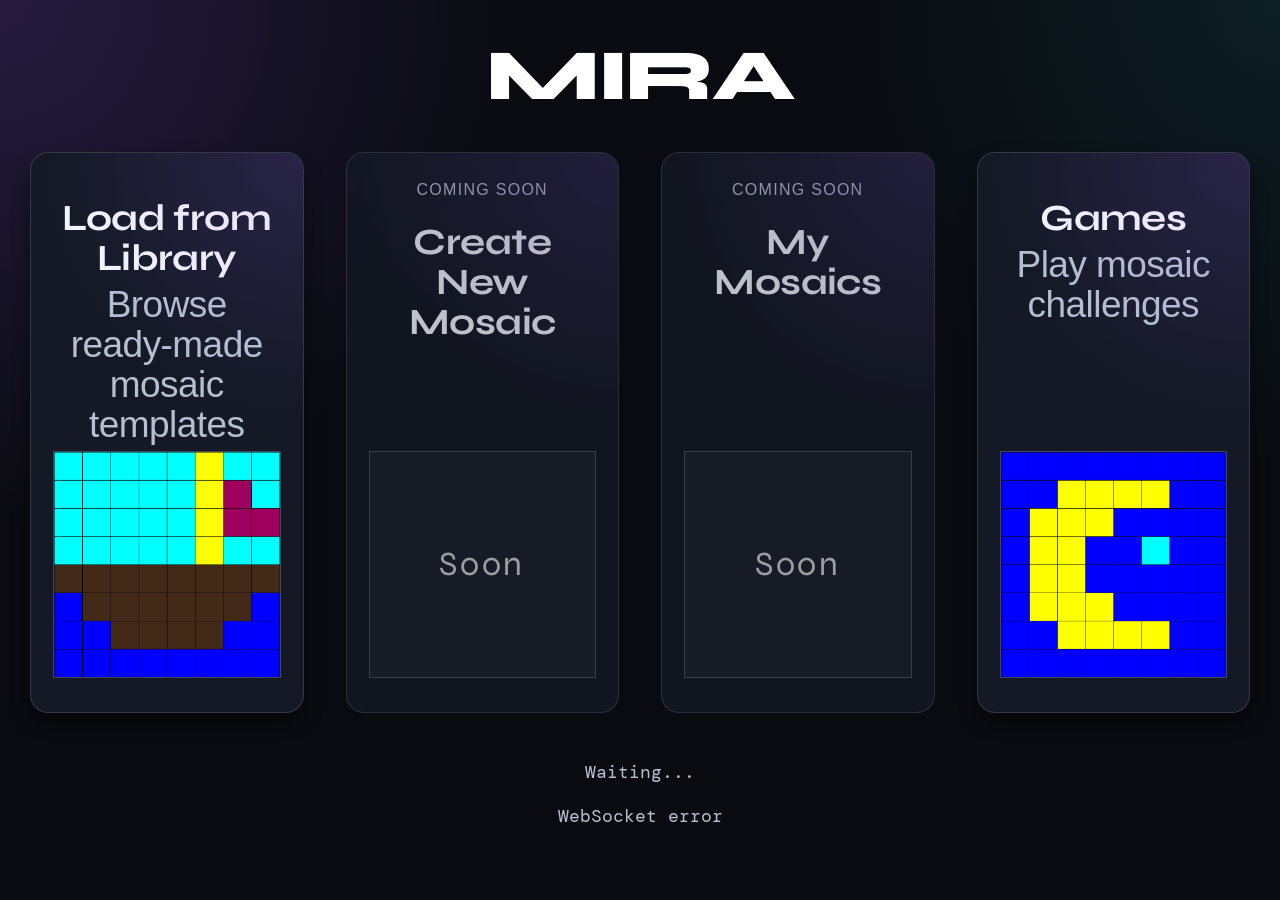
<file: software/frontend/index.html>
<!DOCTYPE html>
<html lang="en">
<head>
	<meta charset="UTF-8" />
	<meta name="viewport" content="width=device-width, initial-scale=1.0" />
	<title>MIRA - Mosaic Library</title>
	<link rel="preconnect" href="https://fonts.googleapis.com">
	<link href="https://fonts.googleapis.com/css2?family=DM+Mono:wght@400;500&family=Syne:wght@700;800&display=swap" rel="stylesheet">
	<style>
    :root {
      --page-bg: #0f1115;
      --card-bg: #1b1f27;
      --text-main: #f3f6ff;
      --text-sub: #b8c0cf;
      --preview-line: rgba(255, 255, 255, 0.2);
      --grid-line: #4b5568;
    }

    * {
      box-sizing: border-box;
    }

    body {
      margin: 0;
      min-height: 100vh;
      background: var(--page-bg);
      color: var(--text-main);
      font-family: "Segoe UI", Tahoma, Geneva, Verdana, sans-serif;
      display: flex;
      flex-direction: column;
      align-items: center;
      padding: 40px 20px 28px;
    }

    .headline {
			font-family: 'Syne', sans-serif;
			font-weight: 800;
			font-size: clamp(48px, 8vw, 72px);
			letter-spacing: -0.02em;
			margin: 0;
			text-align: center;
			line-height: 1;
			/* High-contrast white — no color that might confuse with state colors */
			color: #fff;
		}

    .head-titel {
      margin: 0;
      font-size: clamp(52px, 7vw, 74px);
      font-weight: 500;
      letter-spacing: 0.02em;
      text-align: center;
    }

    .mosaic-options {
      width: min(1220px, 100%);
      margin-top: 40px;
      display: grid;
        grid-template-columns: repeat(4, minmax(220px, 1fr));
      gap: 42px;
      justify-content: center;
      align-items: stretch;
    }

    .button-tile {
      border: 1px solid rgba(255, 255, 255, 0.12);
      cursor: pointer;
      background: var(--card-bg);
      color: inherit;
      padding: 28px 22px 34px;
      text-align: center;
      border-radius: 0;
      transition: transform 140ms ease, box-shadow 140ms ease;
      display: flex;
      flex-direction: column;
      align-items: center;
      gap: 6px;
      min-height: 510px;
    }

    .button-tile:hover,
    .button-tile:focus-visible {
      transform: translateY(-4px);
      box-shadow: 0 10px 24px rgba(0, 0, 0, 0.48);
      outline: none;
    }

    .button-tile.locked,
    .button-tile:disabled {
      cursor: not-allowed;
      opacity: 0.78;
      transform: none;
      box-shadow: none;
      border-color: rgba(255, 255, 255, 0.2);
      background:
        repeating-linear-gradient(
          -45deg,
          rgba(255, 255, 255, 0.04),
          rgba(255, 255, 255, 0.04) 10px,
          rgba(255, 255, 255, 0.01) 10px,
          rgba(255, 255, 255, 0.01) 20px
        ),
        var(--card-bg);
    }

    .button-tile.locked:hover,
    .button-tile.locked:focus-visible,
    .button-tile:disabled:hover,
    .button-tile:disabled:focus-visible {
      transform: none;
      box-shadow: none;
      outline: none;
    }

    .card-kicker {
      margin: 0;
      font-size: 16px;
      letter-spacing: 0.08em;
      text-transform: uppercase;
      color: var(--text-sub);
    }

    .card-title {
      margin-top: 18px;
      margin-bottom: 0;
      font-size: 37px;
      font-weight: 700;
      line-height: 1.08;
      letter-spacing: -0.015em;
    }

    .card-subtitle {
      margin: 0;
      font-size: 37px;
      font-weight: 400;
      line-height: 1.08;
      letter-spacing: -0.015em;
      color: white;
    }

    .image-preview {
      margin-top: auto;
      width: min(100%, 306px);
      aspect-ratio: 1 / 1;
      object-fit: cover;
      border: 1px solid var(--preview-line);
      display: block;
    }

    .button-tile.locked .image-preview {
      filter: grayscale(1) contrast(0.85) brightness(0.72);
    }

    .coming-soon-art {
      margin-top: auto;
      width: min(100%, 306px);
      aspect-ratio: 1 / 1;
      border: 1px solid var(--preview-line);
      display: grid;
      place-items: center;
      font-family: 'Syne', sans-serif;
      font-size: 34px;
      letter-spacing: 0.08em;
      color: rgba(255, 255, 255, 0.75);
      background: rgba(255, 255, 255, 0.03);
    }

    #gridContainer {
      margin-top: 24px;
    }

    .grid-row {
      display: flex;
    }

    .grid-cell {
      width: 40px;
      height: 40px;
      border: 1px solid var(--grid-line);
      box-sizing: border-box;
    }

    .status-panel {
      width: min(1220px, 100%);
      margin-top: 28px;
      font-size: 18px;
      line-height: 1.45;
      text-align: center;
      color: var(--text-sub);
    }

    @media (max-width: 980px) {
      .mosaic-options {
        grid-template-columns: 1fr;
        max-width: 460px;
      }

      .button-tile {
        min-height: 440px;
      }

      .card-title,
      .card-subtitle {
        font-size: 31px;
      }

      .image-preview {
        width: min(100%, 280px);
      }
    }
  </style>
  <link rel="stylesheet" href="assets/mira-theme.css" />
</head>
<body>
  <h1 class="headline">MIRA</h1>

  <section class="mosaic-options" aria-label="Mosaic options">
    <button class="button-tile" id="buttonOne" type="button" aria-label="Load from library">
      <h2 class="card-title">Load from Library</h2>
      <p class="card-subtitle">Browse ready-made mosaic templates</p>
      <img class="image-preview" src="assets/boat.png" alt="Preview of library mosaic" aria-hidden="true" />

    </button>

    <button class="button-tile locked" id="buttonTwo" type="button" aria-label="Create new mosaic coming soon" disabled aria-disabled="true">
      <p class="card-kicker">Coming soon</p>
      <h2 class="card-title">Create New Mosaic</h2>
      <!-- <p class="card-subtitle">Locked for now</p> -->
      <div class="coming-soon-art" aria-hidden="true">Soon</div>
    </button>

    <button class="button-tile locked" id="buttonThree" type="button" aria-label="My mosaics coming soon" disabled aria-disabled="true">
      <p class="card-kicker">Coming soon</p>
      <h2 class="card-title">My Mosaics</h2>
      <!-- <p class="card-subtitle">Locked for now</p> -->
      <div class="coming-soon-art" aria-hidden="true">Soon</div>
    </button>

    <button class="button-tile" id="buttonFour" type="button" aria-label="Games">
      <h2 class="card-title">Games</h2>
      <p class="card-subtitle">Play mosaic challenges</p>
      <img class="image-preview" src="assets/moon.png" alt="Preview of game mode" aria-hidden="true" />
    </button>
  </section>

  <section class="status-panel" aria-live="polite">
    <p id="responseText">Waiting...</p>
    <p id="positionText">Current position: waiting...</p>
  </section>

  <div id="gridContainer"></div>

  <script>
    // const sendBtn = document.getElementById("sendBtn");
    const buttonOne = document.getElementById("buttonOne");
    const buttonTwo = document.getElementById("buttonTwo");
    const buttonThree = document.getElementById("buttonThree");
    const buttonFour = document.getElementById("buttonFour");
    // const nameInput = document.getElementById("nameInput");
    const responseText = document.getElementById("responseText");
    const positionText = document.getElementById("positionText");
    const gridContainer = document.getElementById("gridContainer");
    let currentMosaic = null;

    function resetCurrentMosaic() {
      for (let row = 0; row < gridContainer.children.length; row++) {
        const rowDiv = gridContainer.children[row];
        for (let col = 0; col < rowDiv.children.length; col++) {
          const cell = rowDiv.children[col];
          
          cell.style.border = "1px solid #4b5568"; // reset border
          cell.style.opacity = "0.5"; // reset opacity
          cell.style.backgroundColor = currentMosaic[row][col];
        }
      }
    }

    function showMosaicGrid(grid) {
      gridContainer.innerHTML = "";

      for (let row = 0; row < grid.length; row++) {
        const rowDiv = document.createElement("div");
        rowDiv.className = "grid-row";

        for (let col = 0; col < grid[row].length; col++) {
          const cell = document.createElement("div");
          cell.className = "grid-cell";
          cell.style.backgroundColor = grid[row][col];
          // lower opacity value 
          cell.style.opacity = "0.5";
          rowDiv.appendChild(cell);
        }

        gridContainer.appendChild(rowDiv);
      }
    }

    function highlight_target_cells(targets) {
      // Reset first 
      for (let row = 0; row < gridContainer.children.length; row++) {
        const rowDiv = gridContainer.children[row];
        for (let col = 0; col < rowDiv.children.length; col++) {
          const cell = rowDiv.children[col];
          cell.style.border = "1px solid #4b5568"; // reset border
          cell.style.opacity = "0.5"; // reset opacity
        }
      }

      // Highlight target cells
      for (const target of targets) {
        const cell = gridContainer.children[target.x].children[target.y];
        if (cell) {
          cell.style.border = "2px solid red";
          cell.style.opacity = "1.0"; // make it fully opaque to highlight
        }
      }
    }

    function handle_cell_state(cell_state) {
      if (!currentMosaic) return; // Ensure currentMosaic is defined before trying to reset it
      resetCurrentMosaic();
      for (const cell of cell_state) {
        const grid_cell = gridContainer.children[cell.x].children[cell.y];
  
        if (grid_cell) {
          if (cell.state === "correct") {
            grid_cell.style.border = "2px solid green";
            grid_cell.style.opacity = "1.0"; // make it fully opaque to highlight
          } else if (cell.state === "incorrect") {
            grid_cell.style.border = "2px solid red";
            grid_cell.style.opacity = "0.5"; // make it fully opaque to highlight
            // Shade the cell with a red overlay to indicate incorrect placement
            grid_cell.style.backgroundColor = "rgba(255, 0, 0, 0.5)"; // red overlay with 50% opacity
            
          } else if (cell.state === "empty") {
            grid_cell.style.border = "1px solid #4b5568";
            
            
            // grid_cell.style.opacity = "0.5";
          } else if (cell.state === "unknown") {
            grid_cell.style.border = "1px solid #4b5568";
            // grid_cell.style.opacity = "0.5";
          }
        }
      }
    }


    async function postName(endpoint) {
      let name;
      if (endpoint === "greet") {
        name = nameInput.value;
      } else {
        name = endpoint;
      }

      try {
        const res = await fetch(`http://127.0.0.1:8000/${endpoint}`, {
          method: "POST",
          headers: {
            "Content-Type": "application/json"
          },
          body: JSON.stringify({ name: name })
        });

        if (!res.ok) {
          responseText.textContent = `Request failed (${res.status}) for ${endpoint}`;
          return;
        }

        const data = await res.json();
        responseText.textContent = data.message;
        currentMosaic = data.grid;
        if (data.grid) {
          showMosaicGrid(data.grid);
        }
      } catch (error) {
        responseText.textContent = `Network error for ${endpoint}`;
      }
    }

    async function fetchCurrentPosition() {
      try {
        const res = await fetch("http://127.0.0.1:8000/current_position");

        if (!res.ok) {
          positionText.textContent = `Current position request failed (${res.status})`;
          return;
        }

        positionText.textContent = "Current position: loading again...";

        const data = await res.json();
        const pos = data.current_position;
        const color = data.current_color;
        let targets = data.targets;

        if (!pos || !color || !targets) {
          positionText.textContent = "Undefined position or color";
          
         
          return;
        }
        // Hard code (0,0) for testing
        // targets = [{x: 0, y: 0}];
      
        // highlight_target_cells(targets);
        // Display target xnd y values in console for debugging
        highlight_target_cells(targets);

        positionText.textContent = `Current position: x=${pos.x}, y=${pos.y}, color=${color}`;
        positionText.textContent += ` (targets: ${targets.map(t => `x=${t.x},y=${t.y}`).join("; ")})`;
      } catch (error) {
        positionText.textContent = "Current position or color: network error";
      }
    }




    function connectWebSocket() {
      const ws = new WebSocket("ws://localhost:8000/ws");

      ws.onopen = () => {
        console.log("WebSocket connected");
      };

      ws.onmessage = (event) => {
        const data = JSON.parse(event.data);
        const pos = data.current_position;
        const color = data.current_color;
        const targets = data.targets;
        const cell_state = data.cell_state;

        if (!pos || !color || !targets) {
          handle_cell_state(cell_state);
          positionText.textContent = "Undefined position or color";
          return;
        }

    
        handle_cell_state(cell_state);
        highlight_target_cells(targets);

        positionText.textContent = `Current position: x=${pos.x}, y=${pos.y}, color=${color}`;
        positionText.textContent += ` (targets: ${targets.map(t => `x=${t[0]},y=${t[1]}`).join("; ")})`;

        console.log(data);
      };

      ws.onerror = (error) => {
        console.error("WebSocket error:", error);
        positionText.textContent = "WebSocket error";
      };

      ws.onclose = () => {
        console.log("Disconnected, retrying...");
        setTimeout(connectWebSocket, 1000);
      };
    }



    // sendBtn.addEventListener("click", async () => {
    //   await postName("greet");
    // });

    buttonOne.addEventListener("click", () => {
      window.location.href = "library.html";
    });

    buttonTwo.addEventListener("click", async () => {
      await postName("mosaic2");
    });

    buttonThree.addEventListener("click", async () => {
      await postName("mosaic3");
    });

    buttonFour.addEventListener("click", () => {
      window.location.href = "game_mode.html";
    });

    connectWebSocket();

    // fetchCurrentPosition();
    // setInterval(fetchCurrentPosition, 1000);
  </script>
</body>
</html>


<!-- 


<!DOCTYPE html>
<html lang="en">
<head>
  <meta charset="UTF-8" />
  <meta name="viewport" content="width=device-width, initial-scale=1.0" />
  <title>FastAPI Name Test</title>
  <style>
    #gridContainer {
      margin-top: 20px;
    }

    .grid-row {
      display: flex;
    }

    .grid-cell {
      width: 40px;
      height: 40px;
      border: 1px solid black;
      box-sizing: border-box;
    }
  </style>
</head>
<body>
  <h1>Name Test</h1>

  <input type="text" id="nameInput" placeholder="Enter your name" />
  <button id="sendBtn">Send</button>
  <button id="buttonOne">Mosaic 1</button>
  <button id="buttonTwo">Mosaic 2</button>
  <button id="buttonThree">Mosaic 3</button>

  <p id="responseText">Waiting...</p>
  <p id="positionText">Current position: waiting...</p>

  <div id="gridContainer"></div>

  <script>
    const sendBtn = document.getElementById("sendBtn");
    const buttonOne = document.getElementById("buttonOne");
    const buttonTwo = document.getElementById("buttonTwo");
    const buttonThree = document.getElementById("buttonThree");
    const nameInput = document.getElementById("nameInput");
    const responseText = document.getElementById("responseText");
    const positionText = document.getElementById("positionText");
    const gridContainer = document.getElementById("gridContainer");
    let currentMosaic = null;

    function resetCurrentMosaic() {
      for (let row = 0; row < gridContainer.children.length; row++) {
        const rowDiv = gridContainer.children[row];
        for (let col = 0; col < rowDiv.children.length; col++) {
          const cell = rowDiv.children[col];
          
          cell.style.border = "1px solid black"; // reset border
          cell.style.opacity = "0.5"; // reset opacity
          cell.style.backgroundColor = currentMosaic[row][col];
        }
      }
    }

    function showMosaicGrid(grid) {
      gridContainer.innerHTML = "";

      for (let row = 0; row < grid.length; row++) {
        const rowDiv = document.createElement("div");
        rowDiv.className = "grid-row";

        for (let col = 0; col < grid[row].length; col++) {
          const cell = document.createElement("div");
          cell.className = "grid-cell";
          cell.style.backgroundColor = grid[row][col];
          // lower opacity value 
          cell.style.opacity = "0.5";
          rowDiv.appendChild(cell);
        }

        gridContainer.appendChild(rowDiv);
      }
    }

    function highlight_target_cells(targets) {
      // Reset first 
      for (let row = 0; row < gridContainer.children.length; row++) {
        const rowDiv = gridContainer.children[row];
        for (let col = 0; col < rowDiv.children.length; col++) {
          const cell = rowDiv.children[col];
          cell.style.border = "1px solid black"; // reset border
          cell.style.opacity = "0.5"; // reset opacity
        }
      }

      // Highlight target cells
      for (const target of targets) {
        const cell = gridContainer.children[target.x].children[target.y];
        if (cell) {
          cell.style.border = "2px solid red";
          cell.style.opacity = "1.0"; // make it fully opaque to highlight
        }
      }
    }

    function handle_cell_state(cell_state) {
      if (!currentMosaic) return; // Ensure currentMosaic is defined before trying to reset it
      resetCurrentMosaic();
      for (const cell of cell_state) {
        const grid_cell = gridContainer.children[cell.x].children[cell.y];
  
        if (grid_cell) {
          if (cell.state === "correct") {
            grid_cell.style.border = "2px solid green";
            grid_cell.style.opacity = "1.0"; // make it fully opaque to highlight
          } else if (cell.state === "incorrect") {
            grid_cell.style.border = "2px solid red";
            grid_cell.style.opacity = "0.5"; // make it fully opaque to highlight
            // Shade the cell with a red overlay to indicate incorrect placement
            grid_cell.style.backgroundColor = "rgba(255, 0, 0, 0.5)"; // red overlay with 50% opacity
            
          } else if (cell.state === "empty") {
            grid_cell.style.border = "1px solid black";
            
            
            // grid_cell.style.opacity = "0.5";
          } else if (cell.state === "unknown") {
            grid_cell.style.border = "1px solid black";
            // grid_cell.style.opacity = "0.5";
          }
        }
      }
    }


    async function postName(endpoint) {
      let name;
      if (endpoint === "greet") {
        name = nameInput.value;
      } else {
        name = endpoint;
      }

      try {
        const res = await fetch(`http://127.0.0.1:8000/${endpoint}`, {
          method: "POST",
          headers: {
            "Content-Type": "application/json"
          },
          body: JSON.stringify({ name: name })
        });

        if (!res.ok) {
          responseText.textContent = `Request failed (${res.status}) for ${endpoint}`;
          return;
        }

        const data = await res.json();
        responseText.textContent = data.message;
        currentMosaic = data.grid;
        if (data.grid) {
          showMosaicGrid(data.grid);
        }
      } catch (error) {
        responseText.textContent = `Network error for ${endpoint}`;
      }
    }

    async function fetchCurrentPosition() {
      try {
        const res = await fetch("http://127.0.0.1:8000/current_position");

        if (!res.ok) {
          positionText.textContent = `Current position request failed (${res.status})`;
          return;
        }

        positionText.textContent = "Current position: loading again...";

        const data = await res.json();
        const pos = data.current_position;
        const color = data.current_color;
        let targets = data.targets;

        if (!pos || !color || !targets) {
          positionText.textContent = "Undefined position or color";
          
         
          return;
        }
        // Hard code (0,0) for testing
        // targets = [{x: 0, y: 0}];
      
        // highlight_target_cells(targets);
        // Display target xnd y values in console for debugging
        highlight_target_cells(targets);

        positionText.textContent = `Current position: x=${pos.x}, y=${pos.y}, color=${color}`;
        positionText.textContent += ` (targets: ${targets.map(t => `x=${t.x},y=${t.y}`).join("; ")})`;
      } catch (error) {
        positionText.textContent = "Current position or color: network error";
      }
    }




    function connectWebSocket() {
      const ws = new WebSocket("ws://localhost:8000/ws");

      ws.onopen = () => {
        console.log("WebSocket connected");
      };

      ws.onmessage = (event) => {
        const data = JSON.parse(event.data);
        const pos = data.current_position;
        const color = data.current_color;
        const targets = data.targets;
        const cell_state = data.cell_state;

        if (!pos || !color || !targets) {
          handle_cell_state(cell_state);
          positionText.textContent = "Undefined position or color";
          return;
        }

    
        handle_cell_state(cell_state);
        highlight_target_cells(targets);

        positionText.textContent = `Current position: x=${pos.x}, y=${pos.y}, color=${color}`;
        positionText.textContent += ` (targets: ${targets.map(t => `x=${t[0]},y=${t[1]}`).join("; ")})`;

        console.log(data);
      };

      ws.onerror = (error) => {
        console.error("WebSocket error:", error);
        positionText.textContent = "WebSocket error";
      };

      ws.onclose = () => {
        console.log("Disconnected, retrying...");
        setTimeout(connectWebSocket, 1000);
      };
    }



    sendBtn.addEventListener("click", async () => {
      await postName("greet");
    });

    buttonOne.addEventListener("click", async () => {
      await postName("mosaic1");
    });

    buttonTwo.addEventListener("click", async () => {
      await postName("mosaic2");
    });

    buttonThree.addEventListener("click", async () => {
      await postName("mosaic3");
    });

    connectWebSocket();

    // fetchCurrentPosition();
    // setInterval(fetchCurrentPosition, 1000);
  </script>
</body>
</html> -->
</file>
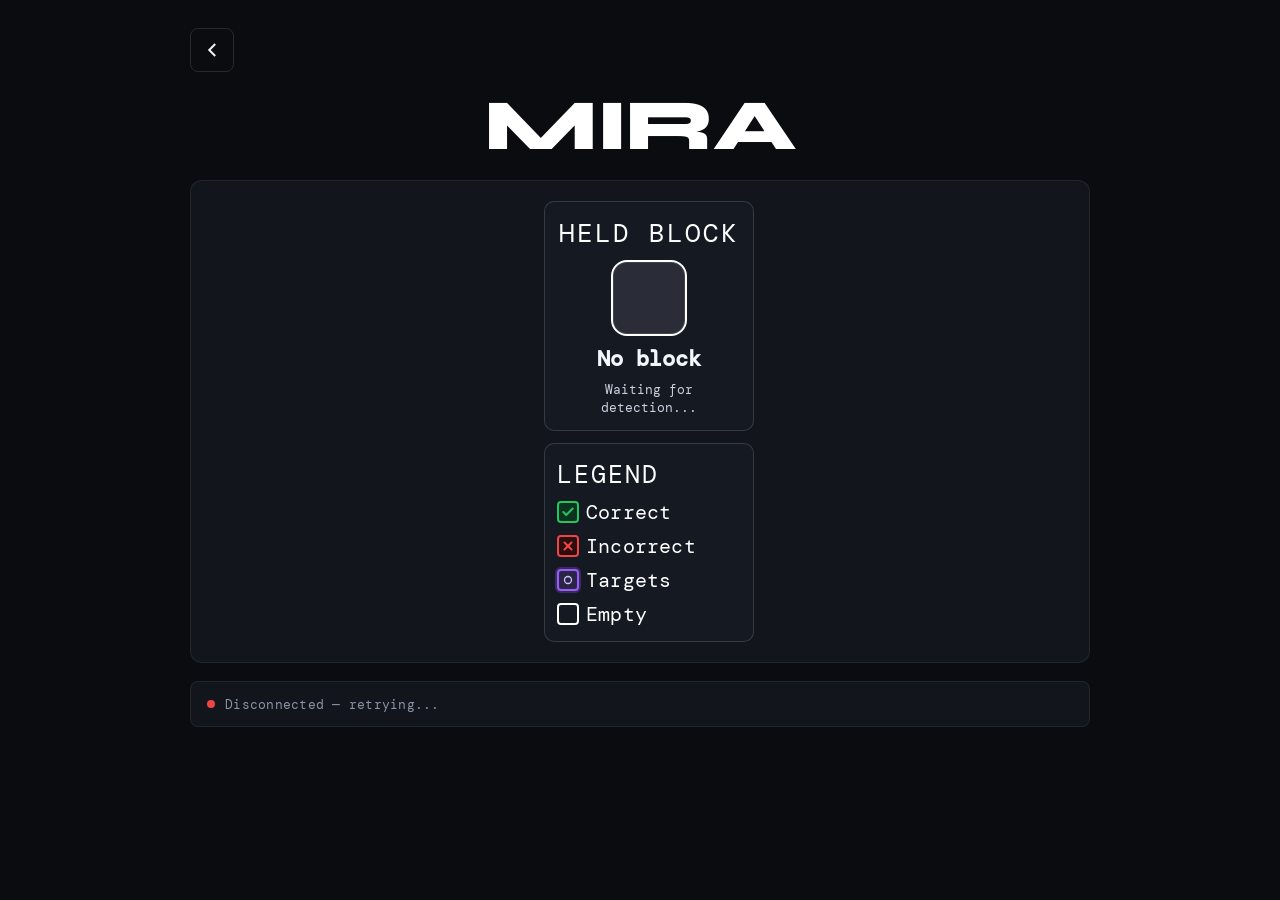
<file: software/frontend/display.html>
<!DOCTYPE html>
<html lang="en">
<head>
	<meta charset="UTF-8" />
	<meta name="viewport" content="width=device-width, initial-scale=1.0" />
	<title>MIRA Display</title>
	<link rel="preconnect" href="https://fonts.googleapis.com">
	<link href="https://fonts.googleapis.com/css2?family=DM+Mono:wght@400;500&family=Syne:wght@700;800&display=swap" rel="stylesheet">
	<style>
		:root {
			--page-bg: #0a0c10;
			--panel-bg: #12151c;
			--text-main: #eef1f8;
			--text-sub: #8a93a8;
			--grid-bg: #0e1018;

			/* State colors — all meet 3:1 contrast on dark bg */
			--correct-fill:   #0d3320;
			--correct-border: #22c55e;   /* 4.6:1 on --page-bg */
			--correct-icon:   #22c55e;

			--incorrect-fill:   #2d0e0e;
			--incorrect-border: #ef4444; /* 4.5:1 */
			--incorrect-icon:   #ef4444;

			--unknown-fill:   #1a1c24;
			--unknown-border: #6b7280;
			--unknown-icon:   #9ca3af;

			--target-border:  #9b5cff;
			--target-glow:    rgba(155,92,255,0.28);
			--target-fill:    rgba(155,92,255,0.16);
			--target-ring:    #d6c2ff;

			--empty-border:   rgba(255, 255, 255, 0.08);

			--focus-ring: rgba(250,204,21,0.7);
		}

		*, *::before, *::after { box-sizing: border-box; }

		body {
			margin: 0;
			min-height: 100vh;
			background: var(--page-bg);
			color: var(--text-main);
			font-family: 'DM Mono', monospace;
			display: flex;
			flex-direction: column;
			align-items: center;
			padding: 28px 16px 40px;
			gap: 18px;
		}

		/* ── Header ── */
		.topbar {
			width: min(900px, 100%);
			display: flex;
			align-items: center;
			gap: 12px;
		}

		.back-button {
			appearance: none;
			border: 1px solid rgba(255,255,255,0.12);
			background: transparent;
			color: var(--text-main);
			width: 44px;
			height: 44px;
			cursor: pointer;
			border-radius: 8px;
			display: grid;
			place-items: center;
			transition: background 130ms, border-color 130ms;
			flex-shrink: 0;
		}
		.back-button svg { width: 22px; height: 22px; stroke: currentColor; stroke-width: 2.2; fill: none; }
		.back-button:hover { background: rgba(255,255,255,0.08); border-color: rgba(255,255,255,0.25); }
		.back-button:focus-visible { outline: none; box-shadow: 0 0 0 3px var(--focus-ring); }

		/* ── Title ── */
		.headline {
			font-family: 'Syne', sans-serif;
			font-weight: 800;
			font-size: clamp(48px, 8vw, 72px);
			letter-spacing: -0.02em;
			margin: 0;
			text-align: center;
			line-height: 1;
			/* High-contrast white — no color that might confuse with state colors */
			color: #fff;
		}

		.status-bar {
			width: min(900px, 100%);
			background: var(--panel-bg);
			border: 1px solid rgba(255,255,255,0.07);
			border-radius: 8px;
			padding: 10px 16px;
			display: flex;
			align-items: center;
			gap: 10px;
			min-height: 46px;
		}
		.status-dot {
			width: 8px; height: 8px;
			border-radius: 50%;
			background: var(--text-sub);
			flex-shrink: 0;
			transition: background 300ms;
		}
		.status-dot.connected { background: var(--correct-border); }
		.status-dot.error     { background: var(--incorrect-border); }
		#statusText {
			margin: 0;
			font-size: 13px;
			color: var(--text-sub);
			letter-spacing: 0.02em;
		}

		/* ── Grid panel ── */
		.display-panel {
			width: min(900px, 100%);
			background: var(--panel-bg);
			border: 1px solid rgba(255,255,255,0.07);
			border-radius: 12px;
			padding: 20px;
			display: block;
			overflow: auto;
		}

		.display-layout {
			display: flex;
			align-items: flex-start;
			justify-content: center;
			gap: 18px;
			width: 100%;
		}

		.side-column {
			display: flex;
			flex-direction: column;
			gap: 12px;
		}

		#gridContainer {
			display: inline-grid;
			gap: 3px;
		}

		.side-tile {
			width: 210px;
			background: #151a22;
			border: 1px solid rgba(255,255,255,0.14);
			border-radius: 10px;
			padding: 14px 12px;
			display: flex;
			flex-direction: column;
		}

		.held-panel {
			min-height: 220px;
			align-items: center;
			justify-content: flex-start;
			gap: 10px;
		}

		.legend-panel {
			gap: 8px;
		}

		.held-label {
			margin: 0;
			font-size: 26px;
			letter-spacing: 0.08em;
			text-transform: uppercase;
			color: #ffffff;
		}

		.held-swatch {
			width: 76px;
			height: 76px;
			border-radius: 16px;
			border: 2px solid #ffffff;
			background: #2a2d38;
			box-shadow: inset 0 0 0 1px rgba(255,255,255,0.1);
		}

		.held-value {
			margin: 0;
			font-size: 22px;
			line-height: 1.15;
			font-weight: 700;
			color: #f3f6ff;
			text-align: center;
		}

		.held-note {
			margin: 0;
			font-size: 13px;
			line-height: 1.35;
			text-align: center;
			color: #c9d0df;
		}

		.legend-title {
			margin: 0;
			font-size: 25px;
			letter-spacing: 0.08em;
			text-transform: uppercase;
			color: white
		}

		.grid-row {
			display: contents;
		}

		/* ── Cell base ── */
		.grid-cell {
			width: clamp(48px, 5.5vw, 68px);
			height: clamp(48px, 5.5vw, 68px);
			border: 2px solid var(--empty-border);
			border-radius: 4px;
			position: relative;
			opacity: 0.5;
			transition: opacity 120ms, border-color 120ms, box-shadow 120ms, background 120ms;
			/* Icon SVGs injected as background — centered */
			background-size: 55% 55%;
			background-repeat: no-repeat;
			background-position: center;
		}

		/* ── States ── */

		/* CORRECT — green border + checkmark */
		.state-correct {
			border-color: var(--correct-border);
			background-color: var(--correct-fill);
			opacity: 1;
			/* SVG checkmark — inline encoded */
			background-image: url("data:image/svg+xml,%3Csvg xmlns='http://www.w3.org/2000/svg' viewBox='0 0 24 24' fill='none' stroke='%2322c55e' stroke-width='3' stroke-linecap='round' stroke-linejoin='round'%3E%3Cpolyline points='20 6 9 17 4 12'/%3E%3C/svg%3E");
		}

		/* INCORRECT — red border + X */
		.state-incorrect {
			border-color: var(--incorrect-border);
			background-color: var(--incorrect-fill);
			opacity: 1;
			background-image: url("data:image/svg+xml,%3Csvg xmlns='http://www.w3.org/2000/svg' viewBox='0 0 24 24' fill='none' stroke='%23ef4444' stroke-width='3' stroke-linecap='round'%3E%3Cline x1='18' y1='6' x2='6' y2='18'/%3E%3Cline x1='6' y1='6' x2='18' y2='18'/%3E%3C/svg%3E");
		}

		/* UNKNOWN — dashed grey border + ? */
		.state-unknown {
			border: 2px dashed var(--unknown-border);
			background-color: var(--unknown-fill);
			opacity: 0.75;
			background-image: url("data:image/svg+xml,%3Csvg xmlns='http://www.w3.org/2000/svg' viewBox='0 0 24 24' fill='none' stroke='%239ca3af' stroke-width='2.5' stroke-linecap='round'%3E%3Cpath d='M9.09 9a3 3 0 0 1 5.83 1c0 2-3 3-3 3'/%3E%3Ccircle cx='12' cy='17' r='0.5' fill='%239ca3af'/%3E%3C/svg%3E");
		}

		/* EMPTY */
		.state-empty {
			opacity: 0.25;
			border-color: var(--empty-border);
		}

		/* TARGET — bright yellow pulsing border */
		.state-target {
			border-color: var(--target-border) !important;
			background-color: var(--target-fill);
			box-shadow: 0 0 0 3px var(--target-glow), inset 0 0 0 1px rgba(155,92,255,0.3);
			opacity: 1;
			animation: target-pulse 1.6s ease-in-out infinite;
		}

		.state-target::after {
			content: "";
			position: absolute;
			left: 50%;
			top: 50%;
			width: 44%;
			height: 44%;
			transform: translate(-50%, -50%);
			border: 2px solid var(--target-ring);
			border-radius: 50%;
			background: rgba(214,194,255,0.14);
			box-shadow: 0 0 8px rgba(214,194,255,0.3);
			pointer-events: none;
		}

		@keyframes target-pulse {
			0%, 100% { box-shadow: 0 0 0 3px var(--target-glow), inset 0 0 0 1px rgba(155,92,255,0.3); }
			50%       { box-shadow: 0 0 0 7px rgba(155,92,255,0.14), inset 0 0 0 1px rgba(155,92,255,0.45); }
		}

		/* ── Legend ── */
		.legend {
			width: 100%;
			display: flex;
			flex-direction: column;
			gap: 8px;
			justify-content: flex-start;
			align-items: flex-start;
			margin-top: 0;
			color: white;
		}

		.legend-item {
			display: flex;
			align-items: center;
			gap: 7px;
			font-size: 20px;
			color: var(--text-sub);
			letter-spacing: 0.01em;
			color: white;
		}

		.legend-swatch {
			width: 22px;
			height: 22px;
			border-radius: 4px;
			flex-shrink: 0;
			border: 2px solid transparent;
			background-size: 80% 80%;
			background-repeat: no-repeat;
			background-position: center;
		}

		.legend-correct {
			border-color: var(--correct-border);
			background-color: var(--correct-fill);
			background-image: url("data:image/svg+xml,%3Csvg xmlns='http://www.w3.org/2000/svg' viewBox='0 0 24 24' fill='none' stroke='%2322c55e' stroke-width='3.5' stroke-linecap='round' stroke-linejoin='round'%3E%3Cpolyline points='20 6 9 17 4 12'/%3E%3C/svg%3E");
		}
		.legend-incorrect {
			border-color: var(--incorrect-border);
			background-color: var(--incorrect-fill);
			background-image: url("data:image/svg+xml,%3Csvg xmlns='http://www.w3.org/2000/svg' viewBox='0 0 24 24' fill='none' stroke='%23ef4444' stroke-width='3.5' stroke-linecap='round'%3E%3Cline x1='18' y1='6' x2='6' y2='18'/%3E%3Cline x1='6' y1='6' x2='18' y2='18'/%3E%3C/svg%3E");
		}
		.legend-unknown {
			border: 2px dashed var(--unknown-border);
			background-color: var(--unknown-fill);
			background-image: url("data:image/svg+xml,%3Csvg xmlns='http://www.w3.org/2000/svg' viewBox='0 0 24 24' fill='none' stroke='%239ca3af' stroke-width='2.5' stroke-linecap='round'%3E%3Cpath d='M9.09 9a3 3 0 0 1 5.83 1c0 2-3 3-3 3'/%3E%3Ccircle cx='12' cy='17' r='0.5' fill='%239ca3af'/%3E%3C/svg%3E");
		}
		.legend-target {
			border-color: var(--target-border);
			background-color: var(--target-fill);
			box-shadow: 0 0 0 2px var(--target-glow);
			background-image: url("data:image/svg+xml,%3Csvg xmlns='http://www.w3.org/2000/svg' viewBox='0 0 24 24' fill='none'%3E%3Ccircle cx='12' cy='12' r='6' stroke='%23d6c2ff' stroke-width='2.2'/%3E%3C/svg%3E");
		}
		.legend-empty {
			border-color: white;
			opacity: 1;
		}

		/* ── Complete banner ── */
		.complete-banner {
			display: none;
			width: min(900px, 100%);
			background: var(--correct-fill);
			border: 2px solid var(--correct-border);
			border-radius: 10px;
			padding: 16px 24px;
			text-align: center;
			font-family: 'Syne', sans-serif;
			font-size: clamp(18px, 3vw, 24px);
			font-weight: 700;
			color: var(--correct-border);
			letter-spacing: 0.04em;
		}
		.complete-banner.visible { display: block; animation: banner-in 400ms ease; }
		@keyframes banner-in {
			from { opacity: 0; transform: translateY(6px); }
			to   { opacity: 1; transform: translateY(0); }
		}

		@media (max-width: 860px) {
			.display-layout {
				flex-direction: column;
				align-items: center;
			}

			.side-column {
				width: min(100%, 360px);
			}

			.side-tile {
				width: min(100%, 360px);
			}

			.held-panel {
				min-height: auto;
			}
		}
	</style>
</head>
<body>

	<div class="topbar">
		<button class="back-button" id="backButton" type="button" aria-label="Go back">
			<svg viewBox="0 0 24 24" aria-hidden="true" focusable="false">
				<path d="M15.5 5.5L9 12l6.5 6.5" />
			</svg>
		</button>
	</div>

	<h1 class="headline">MIRA</h1>


	<section class="display-panel" aria-label="Mosaic grid and held block status">
		<div class="display-layout">
			<div id="gridContainer" role="grid" aria-label="8 by 8 mosaic grid"></div>
			<div class="side-column" aria-label="Right side info panels">
				<aside class="side-tile held-panel" aria-label="Held block indicator">
					<p class="held-label">Held Block</p>
					<div class="held-swatch" id="heldSwatch" aria-hidden="true"></div>
					<p class="held-value" id="heldText" aria-live="polite">No block</p>
					<p class="held-note" id="heldNote">Waiting for detection...</p>
				</aside>

				<aside class="side-tile legend-panel" aria-label="Cell state legend panel">
					<p class="legend-title">Legend</p>
					<nav class="legend" aria-label="Cell state legend">
						<div class="legend-item">
							<div class="legend-swatch legend-correct" aria-hidden="true"></div>
							<span> Correct</span>
						</div>
						<div class="legend-item">
							<div class="legend-swatch legend-incorrect" aria-hidden="true"></div>
							<span> Incorrect</span>
						</div>
						<div class="legend-item">
							<div class="legend-swatch legend-target" aria-hidden="true"></div>
							<span>Targets</span>
						</div>
						<div class="legend-item">
							<div class="legend-swatch legend-empty" aria-hidden="true"></div>
							<span>Empty</span>
						</div>
					</nav>
				</aside>
			</div>
		</div>
	</section>

	<div class="status-bar" role="status" aria-live="polite">
		<div class="status-dot" id="statusDot" aria-hidden="true"></div>
		<p id="statusText">Waiting for mosaic selection...</p>
	</div>

	<div class="complete-banner" id="completeBanner" role="alert" aria-live="assertive">
		✓ Mosaic complete!
	</div>

	<script>
		const backButton   = document.getElementById("backButton");
		const statusText   = document.getElementById("statusText");
		const statusDot    = document.getElementById("statusDot");
		const gridContainer= document.getElementById("gridContainer");
		const heldSwatch   = document.getElementById("heldSwatch");
		const heldText     = document.getElementById("heldText");
		const heldNote     = document.getElementById("heldNote");
		const completeBanner = document.getElementById("completeBanner");

		let currentGrid = null;
		let currentGridSignature = "";
		let lastConfirmationCounter = 0;
		let lastHoverKey = null;
		const HOVER_BEEP_INTERVAL_MS = 220;
		let nextHoverBeepAtMs = 0;
		let previousMosaicComplete = false;
		let audioContext = null;
		let audioPrimed = false;
		let pendingBellCount = 0;
		let pendingHoverChimeCount = 0;
		let pendingFanfare = false;
		let lastSpokenHeldState = "";

		function ensureAudioContext() {
			if (!audioContext) {
				audioContext = new (window.AudioContext || window.webkitAudioContext)();
			}
			return audioContext;
		}

		function flushPendingAudio() {
			if (!audioContext || audioContext.state !== "running") return;
			while (pendingBellCount > 0) {
				playBell();
				pendingBellCount -= 1;
			}
			while (pendingHoverChimeCount > 0) {
				playHoverChime();
				pendingHoverChimeCount -= 1;
			}
			if (pendingFanfare) {
				playFanfare();
				pendingFanfare = false;
			}
		}

		function unlockAudioAndFlush() {
			const ctx = ensureAudioContext();
			if (ctx.state === "running") {
				flushPendingAudio();
				return;
			}
			ctx.resume().then(() => {
				flushPendingAudio();
			}).catch(() => {
		
			});
		}

		function prewarmAudio() {
			const ctx = ensureAudioContext();
			const warm = () => {
				const osc = ctx.createOscillator();
				const gain = ctx.createGain();
				gain.gain.setValueAtTime(0, ctx.currentTime);
				osc.connect(gain);
				gain.connect(ctx.destination);
				osc.start(ctx.currentTime);
				osc.stop(ctx.currentTime + 0.001);
			};

			if (ctx.state === "running") {
				warm();
				return;
			}

			ctx.resume().then(() => {
				warm();
			}).catch(() => {
		
			});
		}

		function primeAudioOnce() {
			if (audioPrimed) return;
			audioPrimed = true;
			unlockAudioAndFlush();
			prewarmAudio();
		}

		function playTone(freq, when, duration, gain, type = "sine") {
			const ctx = ensureAudioContext();
			const osc = ctx.createOscillator();
			const env = ctx.createGain();

			osc.type = type;
			osc.frequency.setValueAtTime(freq, when);

			env.gain.setValueAtTime(0.0001, when);
			env.gain.exponentialRampToValueAtTime(gain, when + 0.012);
			env.gain.exponentialRampToValueAtTime(0.0001, when + duration);

			osc.connect(env);
			env.connect(ctx.destination);

			osc.start(when);
			osc.stop(when + duration + 0.02);
		}

		function playBell() {
			const ctx = ensureAudioContext();
			if (ctx.state !== "running") {
				pendingBellCount += 1;
				return;
			}
			const t = ctx.currentTime;
			playTone(880, t, 0.18, 0.07, "triangle");
			playTone(1320, t + 0.06, 0.22, 0.06, "sine");
		}

		function playHoverChime() {
			const ctx = ensureAudioContext();
			if (ctx.state !== "running") {
				pendingHoverChimeCount += 1;
				return;
			}
			const t = ctx.currentTime;
			playTone(988, t, 0.14, 0.06, "triangle");
		}

		function playFanfare() {
			const ctx = ensureAudioContext();
			if (ctx.state !== "running") {
				pendingFanfare = true;
				return;
			}
			const t = ctx.currentTime;
			playTone(523.25, t, 0.22, 0.08, "triangle");
			playTone(659.25, t + 0.12, 0.24, 0.08, "triangle");
			playTone(783.99, t + 0.24, 0.28, 0.08, "triangle");
			playTone(1046.5, t + 0.39, 0.42, 0.1, "sine");
		}

		function processBackendSignals(confirmationCounter, mosaicComplete) {
			const nextCounter = Number.isFinite(confirmationCounter) ? confirmationCounter : 0;
			if (nextCounter > lastConfirmationCounter) {
				const delta = nextCounter - lastConfirmationCounter;
				for (let i = 0; i < delta; i++) {
					// Temp disable bell sound until we have a better way to prevent multiple overlapping sounds when several confirmations come in at once
					playBell();
				}
			}
			lastConfirmationCounter = nextCounter;

			if (mosaicComplete === true && previousMosaicComplete !== true) {
				playFanfare();
			}
			previousMosaicComplete = mosaicComplete === true;
		}

		function checkHoverChime(data) {
			if (data.board_rectified !== true) {
				lastHoverKey = null;
				nextHoverBeepAtMs = 0;
				return;
			}

			const pos = data.raw_position;
			if (!pos || !Array.isArray(data.targets) || !data.current_color) {
				lastHoverKey = null;
				nextHoverBeepAtMs = 0;
				return;
			}

			const { x, y } = pos;
			if (x < 0 || y < 0) {
				lastHoverKey = null;
				nextHoverBeepAtMs = 0;
				return;
			}

			const isOnTarget = data.targets.some(t => t.x === x && t.y === y);
			if (isOnTarget) {
				const key = `${x},${y},${data.current_color}`;
				const now = performance.now();
				if (key !== lastHoverKey) {
					playHoverChime();
					lastHoverKey = key;
					nextHoverBeepAtMs = now + HOVER_BEEP_INTERVAL_MS;
				} else if (now >= nextHoverBeepAtMs) {
					playHoverChime();
					nextHoverBeepAtMs = now + HOVER_BEEP_INTERVAL_MS;
				}
			} else {
				lastHoverKey = null;
				nextHoverBeepAtMs = 0;
			}
		}

		function normalizeColor(name) {
			const map = {
				cyan:    "#26a6b5",
				magenta: "#a020a5",
				green:   "#1a7a40",
				red:     "#b02020",
				blue:    "#2a50d0",
				yellow:  "#c8a818",
				orange:  "#c06010",
				white:   "#d8dce8",
				black:   "#181a20",
			};
			if (!name || typeof name !== "string") return "#2a2d38";
			return map[name.toLowerCase()] || name;
		}

		function speakHeldState(phrase) {
			if (!("speechSynthesis" in window)) return;
			if (!phrase || phrase === lastSpokenHeldState) return;
			lastSpokenHeldState = phrase;
			window.speechSynthesis.cancel();
			const utterance = new SpeechSynthesisUtterance(phrase);
			utterance.rate = 1.0;
			utterance.pitch = 1.0;
			utterance.volume = 1.0;
			window.speechSynthesis.speak(utterance);
		}

		function updateHeldIndicator(data) {
			if (data.board_rectified !== true) {
				heldSwatch.style.backgroundColor = "#2a2d38";
				heldSwatch.style.borderColor = "#ffffff";
				heldText.textContent = "No block";
				// heldNote.textContent = "Waiting for board rectification.";
				return;
			}

			const hasBlock = Boolean(data.current_color) && Boolean(data.current_position);
			if (!hasBlock) {
				heldSwatch.style.backgroundColor = "#2a2d38";
				heldSwatch.style.borderColor = "#ffffff";
				heldText.textContent = "No block";
				heldNote.textContent = "Pick up a block.";
				// speakHeldState("no block");
				return;
			}

			const colorName = String(data.current_color).toLowerCase();
			heldSwatch.style.backgroundColor = normalizeColor(colorName);
			heldSwatch.style.borderColor = "#ffffff";
			heldText.textContent = `${colorName}`;
			heldNote.textContent = "Currently tracked held color.";
			speakHeldState(`${colorName} block`);
		}

		function setStatus(msg, state = "normal") {
			statusText.textContent = msg;
			statusDot.className = "status-dot" + (state === "connected" ? " connected" : state === "error" ? " error" : "");
		}

		function showMosaicGrid(grid) {
			gridContainer.innerHTML = "";
			const cols = grid[0]?.length ?? 8;
			gridContainer.style.gridTemplateColumns = `repeat(${cols}, auto)`;
			gridContainer.style.gridTemplateRows    = `repeat(${grid.length}, auto)`;

			for (let r = 0; r < grid.length; r++) {
				for (let c = 0; c < grid[r].length; c++) {
					const cell = document.createElement("div");
					cell.className = "grid-cell";
					cell.dataset.row = r;
					cell.dataset.col = c;
					cell.style.backgroundColor = normalizeColor(grid[r][c]);
					// Accessible label
					cell.setAttribute("role", "gridcell");
					cell.setAttribute("aria-label", `Row ${r+1}, column ${c+1}: ${grid[r][c] ?? "empty"}`);
					gridContainer.appendChild(cell);
				}
			}
		}

		function getCellElement(row, col) {
			return gridContainer.querySelector(`[data-row="${row}"][data-col="${col}"]`);
		}

		function resetCellStyles() {
			gridContainer.querySelectorAll(".grid-cell").forEach(cell => {
				cell.className = "grid-cell";
				// restore base color
				const r = parseInt(cell.dataset.row);
				const c = parseInt(cell.dataset.col);
				if (currentGrid?.[r]?.[c]) {
					cell.style.backgroundColor = normalizeColor(currentGrid[r][c]);
				}
			});
		}

		function applyCellState(list) {
			if (!Array.isArray(list)) return;
			list.forEach(({ x, y, state }) => {
				const cell = getCellElement(x, y);
				if (!cell) return;
				const stateClass = {
					correct:   "state-correct",
					incorrect: "state-incorrect",
					empty:     "state-empty",
					unknown:   "state-empty",
				}[state];
				if (stateClass) cell.classList.add(stateClass);

				// Update accessible label
				const label = cell.getAttribute("aria-label").split(":")[0];
				cell.setAttribute("aria-label", `${label}: ${state}`);
			});
		}

		function applyTargets(targets) {
			if (!Array.isArray(targets)) return;
			targets.forEach(({ x, y }) => {
				const cell = getCellElement(x, y);
				if (cell) cell.classList.add("state-target");
			});
		}

		function renderFromPayload(data) {
			if (Array.isArray(data.grid) && data.grid.length > 0) {
				const sig = JSON.stringify(data.grid);
				if (sig !== currentGridSignature) {
					currentGrid = data.grid;
					currentGridSignature = sig;
					showMosaicGrid(currentGrid);
					lastConfirmationCounter = Number.isFinite(data.confirmation_counter) ? data.confirmation_counter : 0;
					lastHoverKey = null;
					previousMosaicComplete = false;
					completeBanner.classList.remove("visible");
				}
			}

			if (!currentGrid) {
				updateHeldIndicator(data);
				setStatus("Waiting for mosaic selection...");
				return;
			}

			if (data.board_rectified !== true) {
				updateHeldIndicator(data);
				resetCellStyles();
				completeBanner.classList.remove("visible");
				setStatus("Waiting for board rectification (show all 4 corner tags).", "error");
				return;
			}

			updateHeldIndicator(data);

			resetCellStyles();
			applyCellState(data.cell_state);
			applyTargets(data.targets);
			processBackendSignals(data.confirmation_counter, data.mosaic_complete);

			const done = data.mosaic_complete === true;
			if (done) {
				setStatus("Mosaic complete.", "connected");
				completeBanner.classList.add("visible");
				return;
			}

			completeBanner.classList.remove("visible");

			if (data.current_position && data.current_color) {
				setStatus(
					`Holding: ${data.current_color}  ·  position (${data.current_position.x}, ${data.current_position.y})`,
					"connected"
				);
			} else {
				setStatus("Mosaic loaded. Waiting for tile detection...", "connected");
			}
		}

		function connectWebSocket() {
			const ws = new WebSocket("ws://localhost:8000/ws");
			ws.onopen    = () => setStatus("Connected. Waiting for data...", "connected");
			ws.onmessage = (e) => {
				try {
					const data = JSON.parse(e.data);
					renderFromPayload(data);
					checkHoverChime(data);
				}
				catch { setStatus("Received invalid data.", "error"); }
			};
			ws.onerror  = () => setStatus("WebSocket error.", "error");
			ws.onclose  = () => {
				setStatus("Disconnected — retrying...", "error");
				setTimeout(connectWebSocket, 1000);
			};
		}

		backButton.addEventListener("click", () => {
			window.history.length > 1 ? window.history.back() : (window.location.href = "library.html");
		});

		connectWebSocket();

		document.addEventListener("pointerdown", primeAudioOnce, { once: true });
		document.addEventListener("keydown", primeAudioOnce, { once: true });
	</script>
</body>
</html>
</file>
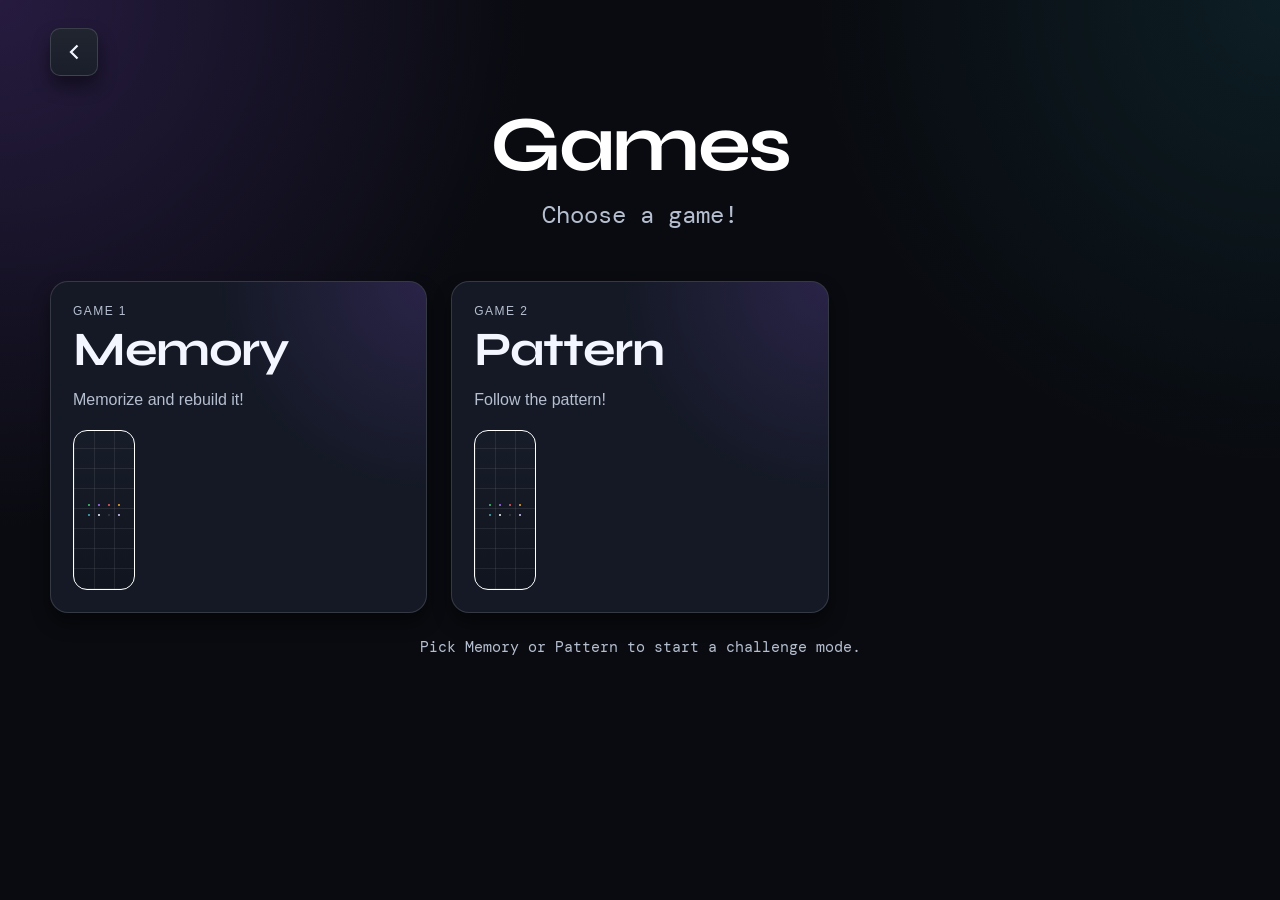
<file: software/frontend/game_mode.html>
<!DOCTYPE html>
<html lang="en">
<head>
	<meta charset="UTF-8" />
	<meta name="viewport" content="width=device-width, initial-scale=1.0" />
	<title>MIRA - Games</title>
	<link rel="preconnect" href="https://fonts.googleapis.com">
	<link href="https://fonts.googleapis.com/css2?family=DM+Mono:wght@400;500&family=Syne:wght@700;800&display=swap" rel="stylesheet">
	<style>
		:root {
			--page-bg: #0b0e13;
			--panel-bg: #141925;
			--panel-border: rgba(255,255,255,0.12);
			--text-main: #f3f6ff;
			--text-sub: #b6bfd0;
			--focus-ring: rgba(155,92,255,0.7);
			--accent: #9b5cff;
			--accent-strong: #c7a7ff;
			--shadow-soft: 0 18px 38px rgba(0,0,0,0.45);
		}

		* { box-sizing: border-box; }

		body {
			margin: 0;
			min-height: 100vh;
			background:
				radial-gradient(circle at top left, rgba(155,92,255,0.18), transparent 34%),
				radial-gradient(circle at top right, rgba(38,166,181,0.12), transparent 30%),
				var(--page-bg);
			color: var(--text-main);
			font-family: 'DM Mono', monospace;
			display: flex;
			flex-direction: column;
			align-items: center;
			padding: 28px 18px 40px;
		}

		.page-shell {
			width: min(1180px, 100%);
		}

		.topbar {
			display: flex;
			align-items: center;
			gap: 12px;
			margin-bottom: 12px;
		}

		.back-button {
			appearance: none;
			border: 1px solid rgba(255,255,255,0.12);
			background: rgba(255,255,255,0.03);
			color: var(--text-main);
			width: 48px;
			height: 48px;
			cursor: pointer;
			border-radius: 10px;
			display: grid;
			place-items: center;
			transition: transform 140ms ease, background 140ms ease, border-color 140ms ease;
		}

		.back-button svg {
			width: 24px;
			height: 24px;
			stroke: currentColor;
			stroke-width: 2.2;
			fill: none;
		}

		.back-button:hover,
		.back-button:focus-visible {
			transform: translateX(-2px);
			background: rgba(255,255,255,0.08);
			border-color: rgba(255,255,255,0.24);
			outline: none;
		}

		.back-button:focus-visible {
			box-shadow: 0 0 0 3px var(--focus-ring);
		}

		.hero {
			padding: 18px 0 28px;
			text-align: center;
		}

		.hero h1 {
			margin: 0;
			font-family: 'Syne', sans-serif;
			font-size: clamp(54px, 8vw, 78px);
			line-height: 1;
			letter-spacing: -0.03em;
			color: #ffffff;
		}

		.hero p {
			margin: 14px auto 0;
			max-width: 680px;
			font-size: clamp(18px, 2.4vw, 24px);
			line-height: 1.45;
			color: var(--text-sub);
		}

		.games-grid {
			display: grid;
			grid-template-columns: repeat(3, minmax(0, 1fr));
			gap: 24px;
			align-items: stretch;
			margin-top: 20px;
		}

		.game-card {
			border: 1px solid var(--panel-border);
			background: linear-gradient(180deg, rgba(255,255,255,0.04), rgba(255,255,255,0.02)), var(--panel-bg);
			border-radius: 18px;
			padding: 22px;
			min-height: 330px;
			display: flex;
			flex-direction: column;
			justify-content: space-between;
			gap: 18px;
			text-align: left;
			color: inherit;
			transition: transform 140ms ease, box-shadow 140ms ease, border-color 140ms ease;
			position: relative;
			overflow: hidden;
		}

		.game-card::before {
			content: "";
			position: absolute;
			inset: 0;
			background: radial-gradient(circle at top right, rgba(155,92,255,0.2), transparent 38%);
			pointer-events: none;
		}

		.game-card:hover,
		.game-card:focus-visible {
			transform: translateY(-5px);
			box-shadow: var(--shadow-soft);
			border-color: rgba(255,255,255,0.22);
			outline: none;
		}

		.game-card:focus-visible {
			box-shadow: var(--shadow-soft), 0 0 0 3px var(--focus-ring);
		}

		.game-card.active {
			cursor: pointer;
		}

		.game-card.disabled {
			opacity: 0.58;
			cursor: not-allowed;
		}

		.card-copy {
			position: relative;
			z-index: 1;
		}

		.card-kicker {
			margin: 0 0 8px;
			font-size: 12px;
			letter-spacing: 0.12em;
			text-transform: uppercase;
			color: var(--accent-strong);
		}

		.card-title {
			margin: 0;
			font-family: 'Syne', sans-serif;
			font-size: clamp(34px, 4vw, 48px);
			line-height: 1.02;
			letter-spacing: -0.03em;
		}

		.card-text {
			margin: 12px 0 0;
			font-size: 16px;
			line-height: 1.6;
			color: var(--text-sub);
			max-width: 24ch;
		}

		.card-foot {
			position: relative;
			z-index: 1;
			display: flex;
			justify-content: space-between;
			align-items: center;
			gap: 12px;
			font-size: 12px;
			letter-spacing: 0.08em;
			text-transform: uppercase;
			color: #dce2f1;
		}

		.card-pill {
			padding: 8px 10px;
			border-radius: 999px;
			background: rgba(255,255,255,0.06);
			border: 1px solid rgba(255,255,255,0.1);
		}

		.card-art {
			position: relative;
			z-index: 1;
			min-height: 160px;
			border-radius: 14px;
			border: 1px solid rgba(255,255,255,0.12);
			background:
				repeating-linear-gradient(90deg, rgba(255,255,255,0.08) 0 1px, transparent 1px 20px),
				repeating-linear-gradient(0deg, rgba(255,255,255,0.08) 0 1px, transparent 1px 20px),
				linear-gradient(180deg, rgba(22,28,40,0.92), rgba(16,20,30,0.96));
			overflow: hidden;
		}

		.memory-art {
			display: grid;
			grid-template-columns: repeat(4, 1fr);
			gap: 8px;
			padding: 14px;
			align-content: center;
			height: 100%;
		}

		.memory-swatch {
			aspect-ratio: 1;
			border-radius: 8px;
			border: 1px solid rgba(255,255,255,0.14);
		}

		.coming-soon-art {
			display: grid;
			place-items: center;
			font-family: 'Syne', sans-serif;
			font-size: 28px;
			letter-spacing: 0.08em;
			color: rgba(255,255,255,0.7);
		}

		.footer-note {
			margin: 24px 0 0;
			text-align: center;
			color: var(--text-sub);
			font-size: 15px;
		}

		@media (max-width: 980px) {
			.games-grid {
				grid-template-columns: 1fr;
			}

			.game-card {
				min-height: 280px;
			}
		}
	</style>
	<link rel="stylesheet" href="assets/mira-theme.css" />
</head>
<body>
	<main class="page-shell">
		<header class="topbar">
			<button class="back-button" id="backButton" type="button" aria-label="Go back">
				<svg viewBox="0 0 24 24" aria-hidden="true" focusable="false">
					<path d="M15.5 5.5L9 12l6.5 6.5" />
				</svg>
			</button>
		</header>

		<section class="hero" aria-label="Games heading">
			<h1>Games</h1>
			<p>Choose a game! </p>
		</section>

		<section class="games-grid" aria-label="Available games">
			<button class="game-card active" id="memoryGameCard" type="button" aria-label="Start Memory game">
				<div class="card-copy">
					<p class="card-kicker">Game 1</p>
					<h2 class="card-title">Memory</h2>
					<p class="card-text">Memorize and rebuild it!</p>
				</div>
				<div class="card-art" aria-hidden="true">
					<div class="memory-art">
						<div class="memory-swatch" style="background:#22c55e"></div>
						<div class="memory-swatch" style="background:#9b5cff"></div>
						<div class="memory-swatch" style="background:#ef4444"></div>
						<div class="memory-swatch" style="background:#f59e0b"></div>
						<div class="memory-swatch" style="background:#26a6b5"></div>
						<div class="memory-swatch" style="background:#ffffff"></div>
						<div class="memory-swatch" style="background:#1a1a1f"></div>
						<div class="memory-swatch" style="background:#d6c2ff"></div>
					</div>
				</div>
			</button>

			<button class="game-card active" id="patternGameCard" type="button" aria-label="Start Pattern game">
				<div class="card-copy">
					<p class="card-kicker">Game 2</p>
					<h2 class="card-title">Pattern</h2>
					<p class="card-text">Follow the pattern!</p>
				</div>
				<div class="card-art" aria-hidden="true">
					<div class="memory-art">
						<div class="memory-swatch" style="background:#22c55e"></div>
						<div class="memory-swatch" style="background:#9b5cff"></div>
						<div class="memory-swatch" style="background:#ef4444"></div>
						<div class="memory-swatch" style="background:#f59e0b"></div>
						<div class="memory-swatch" style="background:#26a6b5"></div>
						<div class="memory-swatch" style="background:#ffffff"></div>
						<div class="memory-swatch" style="background:#1a1a1f"></div>
						<div class="memory-swatch" style="background:#d6c2ff"></div>
					</div>
				</div>
			</button>


			<!-- <div class="game-card disabled" aria-disabled="true">
				<div class="card-copy">
					<p class="card-kicker">Coming soon</p>
					<h2 class="card-title">Pattern Recall</h2>
					<p class="card-text">Rebuild a target from memory with streak tracking and score feedback.</p>
				</div>
				<div class="card-art coming-soon-art" aria-hidden="true">Soon</div>
			</div> -->
		</section>

		<p class="footer-note">Pick Memory or Pattern to start a challenge mode.</p>
	</main>

	<script>
		const backButton = document.getElementById("backButton");
		const memoryGameCard = document.getElementById("memoryGameCard");
		const patternGameCard = document.getElementById("patternGameCard");

		backButton.addEventListener("click", () => {
			window.location.href = "index.html";
		});

		memoryGameCard.addEventListener("click", () => {
			window.location.href = "games/memory.html";
		});

		patternGameCard.addEventListener("click", () => {
			window.location.href = "games/pattern.html";
		});
	</script>
</body>
</html>
</file>
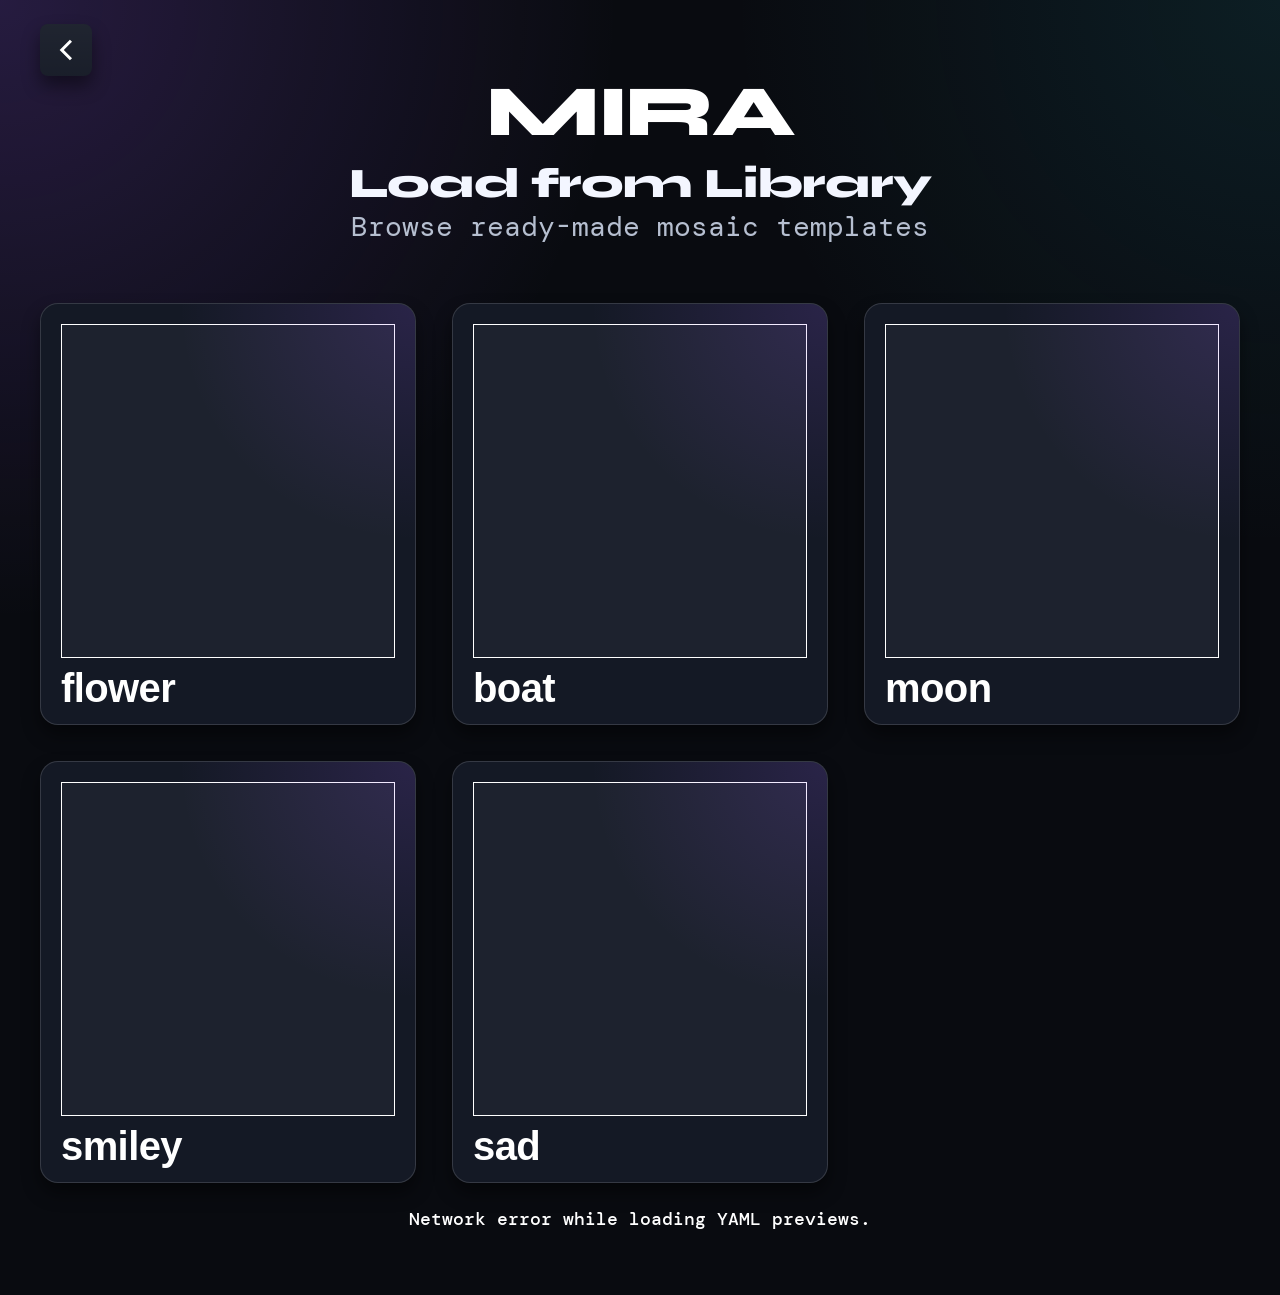
<file: software/frontend/library.html>
<!DOCTYPE html>
<html lang="en">
<head>
	<meta charset="UTF-8" />
	<meta name="viewport" content="width=device-width, initial-scale=1.0" />
	<title>MIRA - Mosaic Library</title>
	<link rel="preconnect" href="https://fonts.googleapis.com">
	<link href="https://fonts.googleapis.com/css2?family=DM+Mono:wght@400;500&family=Syne:wght@700;800&display=swap" rel="stylesheet">
	<style>
		:root {
			--page-bg: #0f1115;
			--card-bg: #1b1f27;
			--card-border: rgba(255, 255, 255, 0.14);
			--text-main: #ffffff;
			--text-sub: #ffffff;
			--focus-ring: rgba(148, 163, 184, 0.72);
			--shadow-soft: 0 12px 24px rgba(0, 0, 0, 0.5);
		}

		* {
			box-sizing: border-box;
		}
        
        /* ── Title ── */
		.headline {
			font-family: 'Syne', sans-serif;
			font-weight: 800;
			font-size: clamp(48px, 8vw, 72px);
			letter-spacing: -0.02em;
			margin: 0;
			text-align: center;
			line-height: 1;
			/* High-contrast white — no color that might confuse with state colors */
			color: #fff;
		}

		body {
			margin: 0;
			min-height: 100vh;
			background: var(--page-bg);
			color: var(--text-main);
			font-family: 'DM Mono', monospace;
			padding: 24px 24px 40px;
			display: flex;
			flex-direction: column;
			align-items: center;
		}

		.page-shell {
			width: min(1200px, 100%);
		}

		.topbar {
			display: flex;
			align-items: center;
			gap: 12px;
		}

		.back-button {
			appearance: none;
			border: none;
			background: transparent;
			color: var(--text-main);
			width: 52px;
			height: 52px;
			cursor: pointer;
			border-radius: 8px;
			display: grid;
			place-items: center;
			transition: background-color 140ms ease, transform 140ms ease;
		}

		.back-button svg {
			width: 34px;
			height: 34px;
			stroke: currentColor;
			stroke-width: 2.1;
			fill: none;
		}

		.back-button:hover,
		.back-button:focus-visible {
			background: rgba(255, 255, 255, 0.1);
			transform: translateX(-2px);
			outline: none;
		}

		.back-button:focus-visible {
			box-shadow: 0 0 0 3px var(--focus-ring);
		}

		.title-block {
			text-align: center;
			margin-top: 2px;
		}

		.title-block h1 {
			margin: 0;
			font-size: clamp(56px, 8vw, 68px);
			font-weight: 500;
			line-height: 0.95;
			letter-spacing: 0.02em;
		}

		.title-block h2 {
			margin: 14px 0 2px;
			font-size: clamp(35px, 4.2vw, 42px);
			font-weight: 800;
			line-height: 1.05;
			letter-spacing: -0.02em;
		}

		.title-block p {
			margin: 0;
			font-size: clamp(23px, 2.8vw, 28px);
			color: var(--text-sub);
			font-weight: 400;
		}

		.library-grid {
			margin-top: 58px;
			display: grid;
			grid-template-columns: repeat(3, minmax(230px, 1fr));
			gap: 36px;
			align-items: start;
		}

		.mosaic-card {
			border: 1px solid var(--card-border);
			background: var(--card-bg);
			padding: 20px 20px 16px;
			cursor: pointer;
			transition: transform 130ms ease, box-shadow 130ms ease;
			display: flex;
			flex-direction: column;
			gap: 10px;
			width: 100%;
		}

		.mosaic-card:hover,
		.mosaic-card:focus-visible {
			transform: translateY(-5px);
			box-shadow: var(--shadow-soft);
			outline: none;
		}

		.mosaic-card:focus-visible {
			box-shadow: var(--shadow-soft), 0 0 0 3px var(--focus-ring);
		}

		.preview-grid {
			width: 100%;
			aspect-ratio: 1 / 1;
			background: #f6f6f6;
			border: 1px solid rgba(255, 255, 255, 0.2);
			display: grid;
			gap: 1px;
			padding: 6px;
		}

		.preview-cell {
			border: 1px solid rgba(255, 255, 255, 0.08);
			min-width: 0;
			min-height: 0;
		}

		.mosaic-name {
			margin: 0;
			text-align: center;
			font-size: clamp(28px, 3.2vw, 40px);
			line-height: 1;
			font-weight: 700;
			letter-spacing: -0.015em;
            color: white;
		}

		.status {
			margin-top: 24px;
			min-height: 30px;
			text-align: center;
			font-size: 18px;
			font-weight: 500;
			color: white;
		}

		@media (max-width: 980px) {
			body {
				padding: 20px 18px 30px;
        
			}

			.library-grid {
				grid-template-columns: 1fr;
				max-width: 460px;
				margin: 42px auto 0;
			}

			.title-block h1 {
				font-size: clamp(50px, 15vw, 62px);
			}

			.title-block h2 {
				font-size: clamp(28px, 7.8vw, 36px);
			}

			.title-block p {
				font-size: clamp(20px, 5.5vw, 26px);
                color: white;
			}

			.mosaic-name {
				font-size: clamp(26px, 7vw, 36px);
                color: white;

			}
		}
	</style>
	<link rel="stylesheet" href="assets/mira-theme.css" />
</head>
<body>
	<main class="page-shell">
		<header class="topbar">
			<button class="back-button" id="backButton" type="button" aria-label="Go back">
				<svg viewBox="0 0 24 24" aria-hidden="true" focusable="false">
					<path d="M15.5 5.5L9 12l6.5 6.5" />
				</svg>
			</button>
		</header>
        
        <h1 class="headline">MIRA</h1>
		<section class="title-block" aria-label="Library heading">
			
			<h2>Load from Library</h2>
            <!-- White -->
			<p>Browse ready-made mosaic templates</p>
		</section>

		<section class="library-grid" aria-label="Premade mosaics">
			<button class="mosaic-card" type="button" data-endpoint="mosaic1" data-name="Flower" aria-label="Load Flower mosaic">
				<div class="preview-grid" aria-hidden="true"></div>
				<h3 class="mosaic-name">flower</h3>
			</button>

			<button class="mosaic-card" type="button" data-endpoint="mosaic2" data-name="Boat" aria-label="Load Boat mosaic">
				<div class="preview-grid" aria-hidden="true"></div>
				<h3 class="mosaic-name">boat</h3>
			</button>

			<button class="mosaic-card" type="button" data-endpoint="mosaic3" data-name="Moon" aria-label="Load Moon mosaic">
				<div class="preview-grid" aria-hidden="true"></div>
				<h3 class="mosaic-name">moon</h3>
			</button>

            <button class="mosaic-card" type="button" data-endpoint="mosaic4" data-name="Smiley" aria-label="Load Smiley mosaic">
                <div class="preview-grid" aria-hidden="true"></div>
                <h3 class="mosaic-name">smiley</h3>
            </button>

			<button class="mosaic-card" type="button" data-endpoint="mosaic5" data-name="Sad" aria-label="Load Sad mosaic">
				<div class="preview-grid" aria-hidden="true"></div>
				<h3 class="mosaic-name">sad</h3>
			</button>

		</section>

		<p class="status" id="statusText" aria-live="polite"></p>
	</main>

	<script>
		const BACKEND_URL = "http://127.0.0.1:8000";
		const backButton = document.getElementById("backButton");
		const cards = document.querySelectorAll(".mosaic-card");
		const statusText = document.getElementById("statusText");

		function previewColor(colorName) {
			if (!colorName || typeof colorName !== "string") {
				return "#000000";
			}

			const colorMap = {
				empty: "#000000",
				black: "#000000",
				green: "#1fb768",
				cyan: "#30bfd4",
				magenta: "#A23C3E",
				yellow: "#f1cc37",
				blue: "#3f67ff",
				red: "#e14949",
				orange: "#dd8d31",
				brown: "#8e5a33",
				white: "#f3f3f3",
				unknown: "#1a1d24"
			};

			return colorMap[colorName.toLowerCase()] || colorName;
		}

		function renderPreviewGrid(container, grid) {
			if (!container || !Array.isArray(grid) || grid.length === 0) {
				return;
			}

			container.innerHTML = "";
			container.style.gridTemplateRows = `repeat(${grid.length}, 1fr)`;

			const cols = grid[0].length || 0;
			container.style.gridTemplateColumns = `repeat(${cols}, 1fr)`;

			for (let row = 0; row < grid.length; row++) {
				for (let col = 0; col < grid[row].length; col++) {
					const cell = document.createElement("div");
					cell.className = "preview-cell";
					cell.style.backgroundColor = previewColor(grid[row][col]);
					container.appendChild(cell);
				}
			}
		}

		async function loadLibraryPreviews() {
			try {
				const response = await fetch(`${BACKEND_URL}/mosaic_library`);
				if (!response.ok) {
					statusText.textContent = "Could not load previews from YAML.";
					return;
				}

				const data = await response.json();
				const mosaicByEndpoint = new Map((data.mosaics || []).map((mosaic) => [mosaic.endpoint, mosaic.grid]));

				cards.forEach((card) => {
					const endpoint = card.dataset.endpoint;
					const grid = mosaicByEndpoint.get(endpoint);
					const preview = card.querySelector(".preview-grid");
					renderPreviewGrid(preview, grid);
				});
			} catch (error) {
				statusText.textContent = "Network error while loading YAML previews.";
			}
		}

		async function selectMosaic(endpoint, mosaicName) {
			statusText.textContent = `Loading ${mosaicName}...`;

			try {
				const response = await fetch(`${BACKEND_URL}/${endpoint}`, {
					method: "POST",
					headers: {
						"Content-Type": "application/json"
					},
					body: JSON.stringify({ name: mosaicName })
				});

				if (!response.ok) {
					statusText.textContent = `Failed to load ${mosaicName} (${response.status}).`;
					return;
				}

				statusText.textContent = `${mosaicName} selected. Returning to home...`;
				// window.location.href = "index.html";
                window.location.href = "display.html";
			} catch (error) {
				statusText.textContent = "Network error while loading mosaic.";
			}
		}

		backButton.addEventListener("click", () => {
			window.location.href = "index.html";
		});

		cards.forEach((card) => {
			card.addEventListener("click", () => {
				const endpoint = card.dataset.endpoint;
				const mosaicName = card.dataset.name;
				selectMosaic(endpoint, mosaicName);
			});
		});

		loadLibraryPreviews();
	</script>
</body>
</html>
</file>
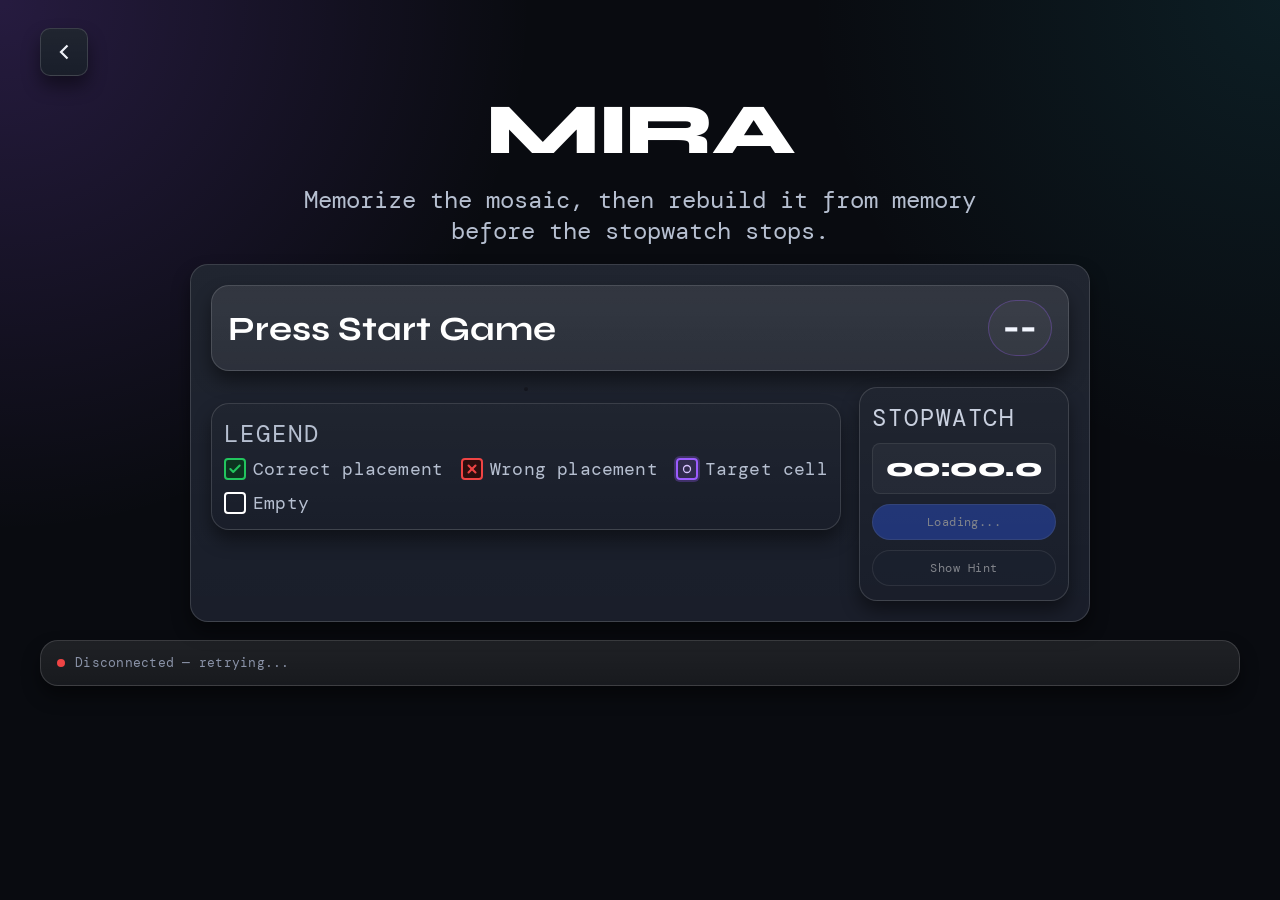
<file: software/frontend/games/memory.html>
<!DOCTYPE html>
<html lang="en">
<head>
	<meta charset="UTF-8" />
	<meta name="viewport" content="width=device-width, initial-scale=1.0" />
	<title>MIRA - Memory Game</title>
	<link rel="preconnect" href="https://fonts.googleapis.com">
	<link href="https://fonts.googleapis.com/css2?family=DM+Mono:wght@400;500&family=Syne:wght@700;800&display=swap" rel="stylesheet">
	<style>
		:root {
			--page-bg: #0a0c10;
			--panel-bg: #12151c;
			--text-main: #eef1f8;
			--text-sub: #8a93a8;
			--grid-bg: #0e1018;
			--correct-fill: #0d3320;
			--correct-border: #22c55e;
			--incorrect-fill: #2d0e0e;
			--incorrect-border: #ef4444;
			--unknown-fill: #1a1c24;
			--unknown-border: #6b7280;
			--target-border: #9b5cff;
			--target-glow: rgba(155,92,255,0.28);
			--target-fill: rgba(155,92,255,0.16);
			--target-ring: #d6c2ff;
			--empty-border: rgba(255,255,255,0.08);
			--focus-ring: rgba(250,204,21,0.7);
		}

		*, *::before, *::after { box-sizing: border-box; }

		body {
			margin: 0;
			min-height: 100vh;
			background:
				radial-gradient(circle at top left, rgba(155,92,255,0.16), transparent 28%),
				radial-gradient(circle at top right, rgba(38,166,181,0.12), transparent 30%),
				var(--page-bg);
			color: var(--text-main);
			font-family: 'DM Mono', monospace;
			display: flex;
			flex-direction: column;
			align-items: center;
			padding: 28px 16px 40px;
			gap: 18px;
		}

		.topbar,
		.display-panel,
		.status-bar,
		.complete-banner {
			width: min(1200px, 100%);
		}

		.topbar {
			display: flex;
			align-items: center;
			gap: 12px;
		}

		.back-button {
			appearance: none;
			border: 1px solid rgba(255,255,255,0.12);
			background: rgba(255,255,255,0.03);
			color: var(--text-main);
			width: 48px;
			height: 48px;
			cursor: pointer;
			border-radius: 10px;
			display: grid;
			place-items: center;
			transition: transform 140ms ease, background 140ms ease, border-color 140ms ease;
		}

		.back-button svg {
			width: 24px;
			height: 24px;
			stroke: currentColor;
			stroke-width: 2.2;
			fill: none;
		}

		.back-button:hover,
		.back-button:focus-visible {
			transform: translateX(-2px);
			background: rgba(255,255,255,0.08);
			border-color: rgba(255,255,255,0.24);
			outline: none;
		}

		.back-button:focus-visible {
			box-shadow: 0 0 0 3px var(--focus-ring);
		}

		.headline {
			font-family: 'Syne', sans-serif;
			font-weight: 800;
			font-size: clamp(48px, 8vw, 72px);
			letter-spacing: -0.02em;
			margin: 0;
			text-align: center;
			line-height: 1;
			color: #fff;
		}

		.subtitle {
			margin: 0;
			text-align: center;
			font-size: clamp(18px, 2.6vw, 24px);
			color: var(--text-sub);
			max-width: 760px;
		}



		.display-panel {
			width: min(900px, 100%);
			background: var(--panel-bg);
			border: 1px solid rgba(255,255,255,0.07);
			border-radius: 12px;
			padding: 20px;
			display: block;
			overflow: auto;
		}

		.phase-banner {
			display: flex;
			justify-content: space-between;
			gap: 18px;
			align-items: center;
			padding: 14px 16px;
			border-radius: 12px;
			background: rgba(255,255,255,0.04);
			border: 1px solid rgba(255,255,255,0.08);
			margin-bottom: 16px;
		}

		.phase-copy {
			min-width: 0;
		}

		.phase-kicker {
			margin: 0;
			font-size: 12px;
			letter-spacing: 0.1em;
			text-transform: uppercase;
			color: #c9d0df;
		}

		.phase-title {
			margin: 4px 0 0;
			font-family: 'Syne', sans-serif;
			font-size: clamp(24px, 3vw, 34px);
			line-height: 1.1;
			color: #ffffff;
		}

		.phase-clock {
			flex-shrink: 0;
			padding: 10px 14px;
			border-radius: 999px;
			background: rgba(155,92,255,0.14);
			border: 1px solid rgba(155,92,255,0.3);
			font-family: 'Syne', sans-serif;
			font-size: clamp(20px, 2.4vw, 28px);
			font-weight: 800;
			color: #f3f6ff;
		}

		.display-layout {
			display: flex;
			align-items: flex-start;
			justify-content: center;
			gap: 18px;
			width: 100%;
		}

		.board-and-legend {
			display: flex;
			flex-direction: column;
			gap: 12px;
			align-items: center;
		}

		.side-column {
			display: flex;
			flex-direction: column;
			gap: 12px;
		}

		#gridContainer {
			display: inline-grid;
			gap: 3px;
			padding: 2px;
			background: var(--grid-bg);
			border-radius: 8px;
		}

		#gridContainer.hidden-mode .grid-cell {
			background-color: transparent !important;
			opacity: 0.08;
			background-image: none !important;
		}

		#gridContainer.hidden-mode .state-correct {
			background-color: var(--correct-fill) !important;
			border-color: var(--correct-border) !important;
			opacity: 1;
			background-image: url("data:image/svg+xml,%3Csvg xmlns='http://www.w3.org/2000/svg' viewBox='0 0 24 24' fill='none' stroke='%2322c55e' stroke-width='3' stroke-linecap='round' stroke-linejoin='round'%3E%3Cpolyline points='20 6 9 17 4 12'/%3E%3C/svg%3E") !important;
		}

		#gridContainer.hidden-mode .state-incorrect {
			background-color: var(--incorrect-fill) !important;
			border-color: var(--incorrect-border) !important;
			opacity: 1;
			background-image: url("data:image/svg+xml,%3Csvg xmlns='http://www.w3.org/2000/svg' viewBox='0 0 24 24' fill='none' stroke='%23ef4444' stroke-width='3' stroke-linecap='round'%3E%3Cline x1='18' y1='6' x2='6' y2='18'/%3E%3Cline x1='6' y1='6' x2='18' y2='18'/%3E%3C/svg%3E") !important;
		}

		#gridContainer.hidden-mode .state-empty {
			opacity: 0;
			border-color: transparent !important;
			background-color: transparent !important;
		}

		#gridContainer.hidden-mode .state-unknown {
			opacity: 0;
			border-color: transparent !important;
			background-color: transparent !important;
			background-image: none !important;
		}

		#gridContainer.memorize-mode .grid-cell {
			opacity: 1;
		}

		.side-tile {
			width: 210px;
			background: #151a22;
			border: 1px solid rgba(255,255,255,0.14);
			border-radius: 10px;
			padding: 14px 12px;
			display: flex;
			flex-direction: column;
		}

		.held-panel {
			min-height: 220px;
			align-items: center;
			justify-content: flex-start;
			gap: 10px;
		}

		.stopwatch-panel {
			gap: 10px;
			align-items: stretch;
		}

		.held-label,
		.stopwatch-title {
			margin: 0;
			font-size: 12px;
			letter-spacing: 0.08em;
			text-transform: uppercase;
			color: #c9d0df;
		}

		.held-swatch {
			width: 76px;
			height: 76px;
			border-radius: 16px;
			border: 2px solid #ffffff;
			background: #2a2d38;
			box-shadow: inset 0 0 0 1px rgba(255,255,255,0.1);
		}

		.held-value {
			margin: 0;
			font-size: 22px;
			line-height: 1.15;
			font-weight: 700;
			color: #f3f6ff;
			text-align: center;
		}

		.held-note,
		.stopwatch-state {
			margin: 0;
			font-size: 13px;
			line-height: 1.35;
			text-align: center;
			color: #c9d0df;
		}

		.stopwatch-display {
			margin: 0;
			padding: 10px 12px;
			border-radius: 8px;
			background: rgba(255,255,255,0.04);
			border: 1px solid rgba(255,255,255,0.08);
			font-family: 'Syne', sans-serif;
			font-size: 28px;
			font-weight: 800;
			letter-spacing: 0.04em;
			text-align: center;
			color: #ffffff;
		}

		.stopwatch-controls {
			display: grid;
			grid-template-columns: repeat(3, minmax(0, 1fr));
			gap: 6px;
		}

		.stopwatch-button {
			appearance: none;
			border: 1px solid rgba(255,255,255,0.18);
			background: #1c2230;
			color: #ffffff;
			border-radius: 8px;
			padding: 9px 8px;
			font: inherit;
			font-size: 12px;
			letter-spacing: 0.04em;
			cursor: pointer;
			transition: transform 130ms ease, background 130ms ease, border-color 130ms ease, opacity 130ms ease;
		}

		.stopwatch-button:hover,
		.stopwatch-button:focus-visible {
			transform: translateY(-1px);
			background: #263049;
			border-color: rgba(255,255,255,0.32);
			outline: none;
		}

		.stopwatch-button:focus-visible {
			box-shadow: 0 0 0 3px var(--focus-ring);
		}

		.stopwatch-button:disabled {
			opacity: 0.45;
			cursor: not-allowed;
			transform: none;
		}

		.stopwatch-button.primary {
			background: #2a50d0;
		}

		.stopwatch-button.primary:hover,
		.stopwatch-button.primary:focus-visible {
			background: #3a61e0;
		}

		.stopwatch-button.destructive {
			background: #7f1d1d;
		}

		.stopwatch-button.destructive:hover,
		.stopwatch-button.destructive:focus-visible {
			background: #991b1b;
		}

		.grid-row {
			display: contents;
		}

		.grid-cell {
			width: clamp(48px, 5.5vw, 68px);
			height: clamp(48px, 5.5vw, 68px);
			border: 2px solid var(--empty-border);
			border-radius: 4px;
			position: relative;
			opacity: 0.5;
			transition: opacity 120ms, border-color 120ms, box-shadow 120ms, background 120ms;
			background-size: 55% 55%;
			background-repeat: no-repeat;
			background-position: center;
		}

		.state-correct {
			border-color: var(--correct-border);
			background-color: var(--correct-fill);
			opacity: 1;
			background-image: url("data:image/svg+xml,%3Csvg xmlns='http://www.w3.org/2000/svg' viewBox='0 0 24 24' fill='none' stroke='%2322c55e' stroke-width='3' stroke-linecap='round' stroke-linejoin='round'%3E%3Cpolyline points='20 6 9 17 4 12'/%3E%3C/svg%3E");
		}

		.state-incorrect {
			border-color: var(--incorrect-border);
			background-color: var(--incorrect-fill);
			opacity: 1;
			background-image: url("data:image/svg+xml,%3Csvg xmlns='http://www.w3.org/2000/svg' viewBox='0 0 24 24' fill='none' stroke='%23ef4444' stroke-width='3' stroke-linecap='round'%3E%3Cline x1='18' y1='6' x2='6' y2='18'/%3E%3Cline x1='6' y1='6' x2='18' y2='18'/%3E%3C/svg%3E");
		}

		.state-unknown {
			border: 2px dashed var(--unknown-border);
			background-color: var(--unknown-fill);
			opacity: 0.75;
			background-image: url("data:image/svg+xml,%3Csvg xmlns='http://www.w3.org/2000/svg' viewBox='0 0 24 24' fill='none' stroke='%239ca3af' stroke-width='2.5' stroke-linecap='round'%3E%3Cpath d='M9.09 9a3 3 0 0 1 5.83 1c0 2-3 3-3 3'/%3E%3Ccircle cx='12' cy='17' r='0.5' fill='%239ca3af'/%3E%3C/svg%3E");
		}

		.state-empty {
			opacity: 0.25;
			border-color: var(--empty-border);
		}

		.state-target {
			border-color: var(--target-border) !important;
			background-color: var(--target-fill);
			box-shadow: 0 0 0 3px var(--target-glow), inset 0 0 0 1px rgba(155,92,255,0.3);
			opacity: 1;
			animation: target-pulse 1.6s ease-in-out infinite;
		}

		.state-target::after {
			content: "";
			position: absolute;
			left: 50%;
			top: 50%;
			width: 44%;
			height: 44%;
			transform: translate(-50%, -50%);
			border: 2px solid var(--target-ring);
			border-radius: 50%;
			background: rgba(214,194,255,0.14);
			box-shadow: 0 0 8px rgba(214,194,255,0.3);
			pointer-events: none;
		}

		@keyframes target-pulse {
			0%, 100% { box-shadow: 0 0 0 3px var(--target-glow), inset 0 0 0 1px rgba(155,92,255,0.3); }
			50%      { box-shadow: 0 0 0 7px rgba(155,92,255,0.14), inset 0 0 0 1px rgba(155,92,255,0.45); }
		}

		.status-bar {
			background: var(--panel-bg);
			border: 1px solid rgba(255,255,255,0.07);
			border-radius: 8px;
			padding: 10px 16px;
			display: flex;
			align-items: center;
			gap: 10px;
			min-height: 46px;
		}

		.status-dot {
			width: 8px;
			height: 8px;
			border-radius: 50%;
			background: var(--text-sub);
			flex-shrink: 0;
			transition: background 300ms;
		}

		.status-dot.connected { background: var(--correct-border); }
		.status-dot.error { background: var(--incorrect-border); }

		#statusText {
			margin: 0;
			font-size: 13px;
			color: var(--text-sub);
			letter-spacing: 0.02em;
		}

		.complete-banner {
			display: none;
			background: var(--correct-fill);
			border: 2px solid var(--correct-border);
			border-radius: 10px;
			padding: 16px 24px;
			text-align: center;
			font-family: 'Syne', sans-serif;
			font-size: clamp(18px, 3vw, 24px);
			font-weight: 700;
			color: var(--correct-border);
			letter-spacing: 0.04em;
		}

		.complete-banner.visible { display: block; animation: banner-in 400ms ease; }
		@keyframes banner-in {
			from { opacity: 0; transform: translateY(6px); }
			to { opacity: 1; transform: translateY(0); }
		}

		.completion-dialog-backdrop {
			display: none;
			position: fixed;
			inset: 0;
			background: rgba(6,8,12,0.72);
			backdrop-filter: blur(4px);
			align-items: center;
			justify-content: center;
			padding: 18px;
			z-index: 1000;
		}

		.completion-dialog-backdrop.visible {
			display: flex;
		}

		.completion-dialog {
			width: min(420px, 100%);
			background: #141922;
			border: 1px solid rgba(255,255,255,0.16);
			border-radius: 16px;
			padding: 22px 20px 18px;
			box-shadow: 0 24px 64px rgba(0,0,0,0.5);
			color: #f3f6ff;
		}

		.completion-dialog h2 {
			margin: 0 0 10px;
			font-family: 'Syne', sans-serif;
			font-size: 28px;
			line-height: 1.05;
		}

		.completion-dialog p {
			margin: 0;
			font-size: 14px;
			line-height: 1.5;
			color: #c9d0df;
		}

		.completion-time {
			margin: 12px 0 16px;
			padding: 12px;
			border-radius: 10px;
			background: rgba(255,255,255,0.05);
			border: 1px solid rgba(255,255,255,0.08);
			font-family: 'Syne', sans-serif;
			font-size: 30px;
			font-weight: 800;
			text-align: center;
			color: #ffffff;
		}

		.completion-actions {
			display: flex;
			flex-wrap: wrap;
			gap: 10px;
			justify-content: flex-end;
		}

		.completion-actions .stopwatch-button {
			min-width: 110px;
		}

		@media (max-width: 860px) {
			.display-layout {
				flex-direction: column;
				align-items: center;
			}

			.board-and-legend {
				width: 100%;
			}

			.side-column {
				width: min(100%, 360px);
			}

			.side-tile {
				width: min(100%, 360px);
			}

			.stopwatch-controls {
				grid-template-columns: 1fr;
			}

			.held-panel {
				min-height: auto;
			}

			.phase-banner {
				flex-direction: column;
				align-items: flex-start;
			}

		}
	</style>
	<link rel="stylesheet" href="../assets/mira-theme.css" />
</head>
<body>
	<div class="topbar">
		<button class="back-button" id="backButton" type="button" aria-label="Go back">
			<svg viewBox="0 0 24 24" aria-hidden="true" focusable="false">
				<path d="M15.5 5.5L9 12l6.5 6.5" />
			</svg>
		</button>
	</div>

	<h1 class="headline">MIRA</h1>
	<p class="subtitle">Memorize the mosaic, then rebuild it from memory before the stopwatch stops.</p>

	<section class="display-panel" aria-label="Memory game board panel">
		<div class="phase-banner" role="status" aria-live="polite">
			<div class="phase-copy">
				<!-- <p class="phase-kicker" id="phaseKicker">Loading puzzle...</p> -->
				<h2 class="phase-title" id="phaseTitle">Memory Challenge</h2>
			</div>
			<div class="phase-clock" id="phaseClock">20.0s</div>
		</div>

		<div class="display-layout">
			<div class="board-and-legend">
				<div id="gridContainer" role="grid" aria-label="8 by 8 mosaic grid"></div>
				<aside class="side-tile legend-panel legend-panel-bottom" aria-label="Cell state legend panel">
					<p class="legend-title">Legend</p>
					<nav class="legend" aria-label="Cell state legend">
						<div class="legend-item">
							<div class="legend-swatch legend-correct" aria-hidden="true"></div>
							<span>Correct placement</span>
						</div>
						<div class="legend-item">
							<div class="legend-swatch legend-incorrect" aria-hidden="true"></div>
							<span>Wrong placement</span>
						</div>
						<div class="legend-item">
							<div class="legend-swatch legend-target" aria-hidden="true"></div>
							<span>Target cell</span>
						</div>
						<div class="legend-item">
							<div class="legend-swatch legend-empty" aria-hidden="true"></div>
							<span>Empty</span>
						</div>
					</nav>
				</aside>
			</div>
			<div class="side-column" aria-label="Right side info panels">
				<aside class="side-tile stopwatch-panel" aria-label="Mosaic stopwatch">
					<p class="stopwatch-title">Stopwatch</p>
					<p class="stopwatch-display" id="stopwatchDisplay" aria-live="off">00:00.0</p>
					<!-- <p class="stopwatch-state" id="stopwatchState" aria-live="polite">Timer will start when you start playing.</p> -->
					<button class="stopwatch-button primary" id="startGameButton" type="button">Start Game</button>
					<button class="stopwatch-button" id="hintRevealButton" type="button">Show Hint</button>
				</aside>
			</div>
		</div>
	</section>

	<div class="status-bar" role="status" aria-live="polite">
		<div class="status-dot" id="statusDot" aria-hidden="true"></div>
		<p id="statusText">Loading random puzzle...</p>
	</div>

	<div class="complete-banner" id="completeBanner" role="alert" aria-live="assertive">
		✓ Mosaic complete!
	</div>

	<div class="completion-dialog-backdrop" id="completionDialogBackdrop" aria-hidden="true">
		<section class="completion-dialog" role="dialog" aria-modal="true" aria-labelledby="completionDialogTitle" aria-describedby="completionDialogDescription">
			<h2 id="completionDialogTitle">Mosaic complete</h2>
			<!-- <p id="completionDialogDescription">Your stopwatch has stopped automatically. Close this dialog when you're ready.</p> -->
			<div class="completion-time" id="completionDialogTime">00:00.0</div>
			<div class="completion-actions">
				<button class="stopwatch-button" id="completionDialogCloseButton" type="button">Close</button>
			</div>
		</section>
	</div>

	<script>
		const backButton = document.getElementById("backButton");
		const statusText = document.getElementById("statusText");
		const statusDot = document.getElementById("statusDot");
		const gridContainer = document.getElementById("gridContainer");
		const completeBanner = document.getElementById("completeBanner");
		const stopwatchDisplay = document.getElementById("stopwatchDisplay");
		const stopwatchState = document.getElementById("stopwatchState");
		const startGameButton = document.getElementById("startGameButton");
		const hintRevealButton = document.getElementById("hintRevealButton");
		const completionDialogBackdrop = document.getElementById("completionDialogBackdrop");
		const completionDialogTime = document.getElementById("completionDialogTime");
		const completionDialogCloseButton = document.getElementById("completionDialogCloseButton");
		const phaseKicker = document.getElementById("phaseKicker");
		const phaseTitle = document.getElementById("phaseTitle");
		const phaseClock = document.getElementById("phaseClock");

		let currentGrid = null;
		let currentGridSignature = "";
		let currentPuzzle = null;
		let lastConfirmationCounter = 0;
		let lastHoverKey = null;
		const HOVER_BEEP_INTERVAL_MS = 220;
		let nextHoverBeepAtMs = 0;
		let previousMosaicComplete = false;
		let audioContext = null;
		let audioPrimed = false;
		let pendingBellCount = 0;
		let pendingHoverChimeCount = 0;
		let pendingFanfare = false;
		let lastSpokenHeldState = "";
		let stopwatchElapsedMs = 0;
		let stopwatchStartedAtMs = null;
		let stopwatchTimerId = null;
		let stopwatchRunning = false;
		let hintRevealEnabled = false;
		let completionDialogOpen = false;
		let completionDialogReturnFocus = null;
		let completionHandledForCurrentPuzzle = false;
		let gamePhase = "loading";
		let memorizeRemainingMs = 10000;
		let memorizeTimerId = null;
		let boardRectified = false;
		let puzzleLoading = false;

		function setStatus(message, state = "normal") {
			statusText.textContent = message;
			statusDot.className = "status-dot" + (state === "connected" ? " connected" : state === "error" ? " error" : "");
		}

		function formatStopwatch(ms) {
			const safeMs = Math.max(0, Math.floor(ms));
			const totalSeconds = Math.floor(safeMs / 1000);
			const minutes = Math.floor(totalSeconds / 60);
			const seconds = totalSeconds % 60;
			const tenths = Math.floor((safeMs % 1000) / 100);
			return `${String(minutes).padStart(2, "0")}:${String(seconds).padStart(2, "0")}.${tenths}`;
		}

		function renderStopwatch() {
			const liveElapsed = stopwatchRunning && stopwatchStartedAtMs !== null
				? stopwatchElapsedMs + (performance.now() - stopwatchStartedAtMs)
				: stopwatchElapsedMs;
			const display = formatStopwatch(liveElapsed);
			stopwatchDisplay.textContent = display;
			completionDialogTime.textContent = display;
		}

		function setPhaseUI(title, clockText) {
			// phaseKicker.textContent = kicker;
			phaseTitle.textContent = title;
			phaseClock.textContent = clockText;
		}

		function updateStopwatchStateLabel(message) {
			stopwatchState.textContent = message;
		}

		function updateHintButton() {
			hintRevealButton.disabled = gamePhase !== "play";
			hintRevealButton.textContent = hintRevealEnabled ? "Hide Hint" : "Show Hint";
		}

		function updateStartButton() {
			if (gamePhase === "loading") {
				startGameButton.disabled = true;
				startGameButton.textContent = "Loading...";
				return;
			}

			if (gamePhase === "ready") {
				startGameButton.disabled = boardRectified !== true;
				startGameButton.textContent = "Start Game";
				return;
			}

			startGameButton.disabled = true;
			startGameButton.textContent = "In Progress";
		}

		function formatMemorizeClockText() {
			return `${(memorizeRemainingMs / 1000).toFixed(1)}s`;
		}

		function startMemorizeTimerIfReady() {
			if (gamePhase !== "memorize" || memorizeTimerId !== null || boardRectified !== true) {
				return;
			}

			memorizeTimerId = window.setInterval(() => {
				if (gamePhase !== "memorize" || boardRectified !== true) {
					return;
				}

				memorizeRemainingMs = Math.max(0, memorizeRemainingMs - 100);
				phaseClock.textContent = formatMemorizeClockText();

				if (memorizeRemainingMs <= 0) {
					window.clearInterval(memorizeTimerId);
					memorizeTimerId = null;
					enterPlayPhase();
				}
			}, 100);
		}

		function startStopwatch() {
			if (stopwatchRunning || gamePhase !== "play") return;
			stopwatchStartedAtMs = performance.now();
			stopwatchRunning = true;
			stopwatchTimerId = window.setInterval(renderStopwatch, 100);
			// updateStopwatchStateLabel("Running.");
			renderStopwatch();
		}

		function stopStopwatch(isAutoStop = false) {
			if (!stopwatchRunning) return;
			stopwatchElapsedMs = performance.now() - stopwatchStartedAtMs;
			stopwatchStartedAtMs = null;
			stopwatchRunning = false;
			if (stopwatchTimerId !== null) {
				clearInterval(stopwatchTimerId);
				stopwatchTimerId = null;
			}
			// updateStopwatchStateLabel(isAutoStop ? "Stopped automatically at completion." : "Stopped.");
			renderStopwatch();
		}

		function resetTimerOnly() {
			stopStopwatch();
			stopwatchElapsedMs = 0;
			stopwatchStartedAtMs = null;
			renderStopwatch();
			// updateStopwatchStateLabel(gamePhase === "play" ? "Timer will start when your first piece is placed." : "Memorize the mosaic.");
		}

		function openCompletionDialog() {
			if (completionDialogOpen) return;
			completionDialogReturnFocus = document.activeElement;
			completionDialogBackdrop.classList.add("visible");
			completionDialogBackdrop.setAttribute("aria-hidden", "false");
			completionDialogOpen = true;
			completionDialogCloseButton.focus();
		}

		function closeCompletionDialog() {
			if (!completionDialogOpen) return;
			completionDialogBackdrop.classList.remove("visible");
			completionDialogBackdrop.setAttribute("aria-hidden", "true");
			completionDialogOpen = false;
			if (completionDialogReturnFocus && typeof completionDialogReturnFocus.focus === "function") {
				completionDialogReturnFocus.focus();
			}
			completionDialogReturnFocus = null;
		}

		function handleCompletionDialogKeydown(event) {
			if (!completionDialogOpen) return;
			if (event.key === "Escape") {
				event.preventDefault();
				closeCompletionDialog();
				return;
			}
			if (event.key !== "Tab") return;
			const focusable = [completionDialogCloseButton];
			const first = focusable[0];
			const last = focusable[focusable.length - 1];
			if (event.shiftKey && document.activeElement === first) {
				event.preventDefault();
				last.focus();
			} else if (!event.shiftKey && document.activeElement === last) {
				event.preventDefault();
				first.focus();
			}
		}

		function ensureAudioContext() {
			if (!audioContext) {
				audioContext = new (window.AudioContext || window.webkitAudioContext)();
			}
			return audioContext;
		}

		function flushPendingAudio() {
			if (!audioContext || audioContext.state !== "running") return;
			while (pendingBellCount > 0) {
				playBell();
				pendingBellCount -= 1;
			}
			while (pendingHoverChimeCount > 0) {
				playHoverChime();
				pendingHoverChimeCount -= 1;
			}
			if (pendingFanfare) {
				playFanfare();
				pendingFanfare = false;
			}
		}

		function unlockAudioAndFlush() {
			const ctx = ensureAudioContext();
			if (ctx.state === "running") {
				flushPendingAudio();
				return;
			}
			ctx.resume().then(() => {
				flushPendingAudio();
			}).catch(() => {
			});
		}

		function prewarmAudio() {
			const ctx = ensureAudioContext();
			const warm = () => {
				const osc = ctx.createOscillator();
				const gain = ctx.createGain();
				gain.gain.setValueAtTime(0, ctx.currentTime);
				osc.connect(gain);
				gain.connect(ctx.destination);
				osc.start(ctx.currentTime);
				osc.stop(ctx.currentTime + 0.001);
			};

			if (ctx.state === "running") {
				warm();
				return;
			}

			ctx.resume().then(() => {
				warm();
			}).catch(() => {
			});
		}

		function primeAudioOnce() {
			if (audioPrimed) return;
			audioPrimed = true;
			unlockAudioAndFlush();
			prewarmAudio();
		}

		function playTone(freq, when, duration, gain, type = "sine") {
			const ctx = ensureAudioContext();
			const osc = ctx.createOscillator();
			const env = ctx.createGain();
			osc.type = type;
			osc.frequency.setValueAtTime(freq, when);
			env.gain.setValueAtTime(0.0001, when);
			env.gain.exponentialRampToValueAtTime(gain, when + 0.012);
			env.gain.exponentialRampToValueAtTime(0.0001, when + duration);
			osc.connect(env);
			env.connect(ctx.destination);
			osc.start(when);
			osc.stop(when + duration + 0.02);
		}

		function playBell() {
			const ctx = ensureAudioContext();
			if (ctx.state !== "running") {
				pendingBellCount += 1;
				return;
			}
			const t = ctx.currentTime;
			playTone(880, t, 0.18, 0.07, "triangle");
			playTone(1320, t + 0.06, 0.22, 0.06, "sine");
		}

		function playHoverChime() {
			const ctx = ensureAudioContext();
			if (ctx.state !== "running") {
				pendingHoverChimeCount += 1;
				return;
			}
			const t = ctx.currentTime;
			playTone(988, t, 0.14, 0.06, "triangle");
		}

		function playFanfare() {
			const ctx = ensureAudioContext();
			if (ctx.state !== "running") {
				pendingFanfare = true;
				return;
			}
			const t = ctx.currentTime;
			playTone(523.25, t, 0.22, 0.08, "triangle");
			playTone(659.25, t + 0.12, 0.24, 0.08, "triangle");
			playTone(783.99, t + 0.24, 0.28, 0.08, "triangle");
			playTone(1046.5, t + 0.39, 0.42, 0.1, "sine");
		}

		function processBackendSignals(confirmationCounter, mosaicComplete) {
			const nextCounter = Number.isFinite(confirmationCounter) ? confirmationCounter : 0;
			if (nextCounter > lastConfirmationCounter) {
				const delta = nextCounter - lastConfirmationCounter;
				for (let i = 0; i < delta; i++) {
					playBell();
				}
			}
			lastConfirmationCounter = nextCounter;

			if (mosaicComplete === true && previousMosaicComplete !== true) {
				playFanfare();
			}
			previousMosaicComplete = mosaicComplete === true;
		}

		function checkHoverChime(data) {
			if (data.board_rectified !== true || gamePhase !== "play") {
				lastHoverKey = null;
				nextHoverBeepAtMs = 0;
				return;
			}

			const pos = data.raw_position;
			if (!pos || !Array.isArray(data.targets) || !data.current_color) {
				lastHoverKey = null;
				nextHoverBeepAtMs = 0;
				return;
			}

			const { x, y } = pos;
			if (x < 0 || y < 0) {
				lastHoverKey = null;
				nextHoverBeepAtMs = 0;
				return;
			}

			const isOnTarget = data.targets.some(t => t.x === x && t.y === y);
			if (isOnTarget) {
				const key = `${x},${y},${data.current_color}`;
				const now = performance.now();
				if (key !== lastHoverKey) {
					playHoverChime();
					lastHoverKey = key;
					nextHoverBeepAtMs = now + HOVER_BEEP_INTERVAL_MS;
				} else if (now >= nextHoverBeepAtMs) {
					playHoverChime();
					nextHoverBeepAtMs = now + HOVER_BEEP_INTERVAL_MS;
				}
			} else {
				lastHoverKey = null;
				nextHoverBeepAtMs = 0;
			}
		}

		function normalizeColor(name) {
			const map = {
				cyan: "#26a6b5",
				magenta: "#A23C3E",
				green: "#1a7a40",
				red: "#b02020",
				blue: "#2a50d0",
				yellow: "#c8a818",
				orange: "#c06010",
				white: "#d8dce8",
				black: "#181a20",
			};
			if (!name || typeof name !== "string") return "#2a2d38";
			return map[name.toLowerCase()] || name;
		}

		function speakHeldState(phrase) {
			if (!("speechSynthesis" in window)) return;
			if (!phrase || phrase === lastSpokenHeldState) return;
			lastSpokenHeldState = phrase;
			window.speechSynthesis.cancel();
			const utterance = new SpeechSynthesisUtterance(phrase);
			utterance.rate = 1.0;
			utterance.pitch = 1.0;
			utterance.volume = 1.0;
			window.speechSynthesis.speak(utterance);
		}

		function showMosaicGrid(grid) {
			gridContainer.innerHTML = "";
			const cols = grid[0]?.length ?? 8;
			gridContainer.style.gridTemplateColumns = `repeat(${cols}, auto)`;
			gridContainer.style.gridTemplateRows = `repeat(${grid.length}, auto)`;
			for (let r = 0; r < grid.length; r++) {
				for (let c = 0; c < grid[r].length; c++) {
					const cell = document.createElement("div");
					cell.className = "grid-cell";
					cell.dataset.row = r;
					cell.dataset.col = c;
					cell.style.backgroundColor = normalizeColor(grid[r][c]);
					cell.setAttribute("role", "gridcell");
					cell.setAttribute("aria-label", `Row ${r + 1}, column ${c + 1}: ${grid[r][c] ?? "empty"}`);
					gridContainer.appendChild(cell);
				}
			}
		}

		

		function getCellElement(row, col) {
			return gridContainer.querySelector(`[data-row="${row}"][data-col="${col}"]`);
		}

		function resetCellStyles() {
			gridContainer.querySelectorAll(".grid-cell").forEach(cell => {
				cell.className = "grid-cell";
				const r = parseInt(cell.dataset.row, 10);
				const c = parseInt(cell.dataset.col, 10);
				if (!gridContainer.classList.contains("hidden-mode") && currentGrid?.[r]?.[c]) {
					cell.style.backgroundColor = normalizeColor(currentGrid[r][c]);
				}
			});
		}

		function applyCellState(list) {
			if (!Array.isArray(list)) return;
			list.forEach(({ x, y, state }) => {
				const cell = getCellElement(x, y);
				if (!cell) return;
				const stateClass = {
					correct: "state-correct",
					incorrect: "state-incorrect",
				}[state];
				if (!stateClass) return;
				cell.classList.add(stateClass);
				const label = cell.getAttribute("aria-label").split(":")[0];
				cell.setAttribute("aria-label", `${label}: ${state}`);
			});
		}

		function clearTargetClasses() {
			gridContainer.querySelectorAll(".state-target").forEach(cell => cell.classList.remove("state-target"));
		}

		function applyTargets(targets) {
			if (!Array.isArray(targets)) return;
			if (gamePhase !== "memorize") return;
			targets.forEach(({ x, y }) => {
				const cell = getCellElement(x, y);
				if (cell) cell.classList.add("state-target");
			});
		}

		function enterMemorizePhase() {
			gamePhase = "memorize";
			hintRevealEnabled = false;
			updateHintButton();
			updateStartButton();
			gridContainer.classList.remove("hidden-mode");
			gridContainer.classList.add("memorize-mode");
			memorizeRemainingMs = 10000;
			setPhaseUI("Memorize the mosaic", formatMemorizeClockText());
			updateStopwatchStateLabel("Memorize the mosaic.");
			clearTargetClasses();
			stopMemorizeTimer();
			startMemorizeTimerIfReady();
		}

		function enterReadyPhase() {
			gamePhase = "ready";
			hintRevealEnabled = false;
			updateHintButton();
			stopMemorizeTimer();
			gridContainer.classList.remove("memorize-mode");
			gridContainer.classList.add("hidden-mode");
			clearTargetClasses();
			setPhaseUI("Memory Challenge", "Ready");
			updateStopwatchStateLabel("Press Start to reveal the mosaic and begin memorizing.");
			updateStartButton();
		}

		function enterPlayPhase() {
			stopMemorizeTimer();
			gamePhase = "play";
			hintRevealEnabled = false;
			updateHintButton();
			updateStartButton();
			gridContainer.classList.remove("memorize-mode");
			gridContainer.classList.add("hidden-mode");
			clearTargetClasses();
			resetCellStyles();
			resetTimerOnly();
			setPhaseUI("Rebuild the mosaic", "Go");
			// updateStopwatchStateLabel("Timer will start when your first piece is placed.");
		}

		function stopMemorizeTimer() {
			if (memorizeTimerId !== null) {
				clearInterval(memorizeTimerId);
				memorizeTimerId = null;
			}
		}

		function restartGame() {
			completionHandledForCurrentPuzzle = false;
			previousMosaicComplete = false;
			completeBanner.classList.remove("visible");
			closeCompletionDialog();
			stopMemorizeTimer();
			stopStopwatch();
			stopwatchElapsedMs = 0;
			stopwatchStartedAtMs = null;
			hintRevealEnabled = false;
			updateHintButton();
			renderStopwatch();
			void loadRandomPuzzle();
		}

		function currentPuzzleLabel(puzzleName) {
			return puzzleName ? puzzleName : "Random mosaic";
		}

		async function loadRandomPuzzle() {
			if (puzzleLoading) return;
			puzzleLoading = true;
			boardRectified = false;
			updateStartButton();
			try {
				setStatus("Loading random puzzle...", "connected");
				setPhaseUI("Loading puzzle", "...");
				const libraryResponse = await fetch("http://127.0.0.1:8000/mosaic_library");
				if (!libraryResponse.ok) {
					throw new Error(`Library request failed (${libraryResponse.status})`);
				}
				const libraryData = await libraryResponse.json();
				const mosaics = Array.isArray(libraryData.mosaics) ? libraryData.mosaics : [];
				if (mosaics.length === 0) {
					throw new Error("No mosaics available");
				}
				const choice = mosaics[Math.floor(Math.random() * mosaics.length)];
				currentPuzzle = choice;
				const selectionResponse = await fetch(`http://127.0.0.1:8000/${choice.endpoint}`, {
					method: "POST",
					headers: { "Content-Type": "application/json" },
					body: JSON.stringify({ name: choice.name }),
				});
				if (!selectionResponse.ok) {
					throw new Error(`Selection request failed (${selectionResponse.status})`);
				}
				const selectionData = await selectionResponse.json();
				if (Array.isArray(selectionData.grid) && selectionData.grid.length > 0) {
					currentGrid = selectionData.grid;
					currentGridSignature = JSON.stringify(currentGrid);
					showMosaicGrid(currentGrid);
					resetCellStyles();
				}
				lastConfirmationCounter = 0;
				lastHoverKey = null;
				previousMosaicComplete = false;
				completionHandledForCurrentPuzzle = false;
				resetTimerOnly();
				enterReadyPhase();
				updateStartButton();
				setStatus("Waiting for board rectification (show all 4 corner tags).", "error");
			} catch (error) {
				setStatus(`Could not load puzzle: ${error.message}`, "error");
				if (phaseKicker) {
					phaseKicker.textContent = "Load failed";
				}
				phaseTitle.textContent = "Press Start Game";
				phaseClock.textContent = "--";
				updateStartButton();
			} finally {
				puzzleLoading = false;
			}
		}

		function renderFromPayload(data) {
			boardRectified = data.board_rectified === true;

			if (Array.isArray(data.grid) && data.grid.length > 0) {
				const sig = JSON.stringify(data.grid);
				if (sig !== currentGridSignature) {
					currentGrid = data.grid;
					currentGridSignature = sig;
					showMosaicGrid(currentGrid);
					resetCellStyles();
					clearTargetClasses();
					completionHandledForCurrentPuzzle = false;
					enterReadyPhase();
				}
			}
			
			if (boardRectified !== true) {
				updateStartButton();
				renderStopwatch();
				resetCellStyles();
				completeBanner.classList.remove("visible");
				setStatus("Waiting for board rectification (show all 4 corner tags).", "error");
				return;
			}

			updateStartButton();

			if (!currentGrid) {
				renderStopwatch();
				setStatus("Waiting for puzzle data...");
				return;
			}

			if (gamePhase === "ready") {
				setStatus("Board ready. Press Start Game.", "connected");
				renderStopwatch();
				return;
			}

			if (gamePhase === "memorize") {
				startMemorizeTimerIfReady();
				lastSpokenHeldState = "";
				setStatus(`Memorize the puzzle. Rebuild starts in ${phaseClock.textContent}.`, "connected");
				renderStopwatch();
				return;
			}

			if (data.current_color && data.current_position) {
				speakHeldState(`${String(data.current_color).toLowerCase()} block`);
			} else {
				lastSpokenHeldState = "";
			}

			const currentBlocksOnboard = Number(data.current_blocks_onboard || 0);
			const totalNonEmptyExpected = Number(data.total_non_empty_expected || 0);
			if (!stopwatchRunning && stopwatchElapsedMs === 0 && currentBlocksOnboard > 0) {
				startStopwatch();
			}
			const done = data.mosaic_complete === true;
			const shouldRevealBoardState = hintRevealEnabled || done;

			if (shouldRevealBoardState) {
				gridContainer.classList.add("hidden-mode");
				resetCellStyles();
				// Reapply every frame so websocket updates preserve reveal state.
				applyCellState(data.cell_state);
				processBackendSignals(data.confirmation_counter, data.mosaic_complete);
				if (done && !completionHandledForCurrentPuzzle) {
					stopStopwatch(true);
					openCompletionDialog();
					completionHandledForCurrentPuzzle = true;
				}
				if (done) {
					setStatus("Mosaic complete.", "connected");
					
					completeBanner.classList.add("visible");
					gridContainer.classList.remove("hidden-mode");
				} else {
					setStatus(`Hint reveal active: ${currentBlocksOnboard}/${totalNonEmptyExpected || "?"} pieces onboard.`, "connected");
					completeBanner.classList.remove("visible");
				}
				renderStopwatch();
				return;
			} else {
				gridContainer.classList.add("hidden-mode");
				clearTargetClasses();
			}

			resetCellStyles();
			// Only apply cell state at the end to not give hints before the 
			// player places a block
			// processBackendSignals(data.confirmation_counter, data.mosaic_complete);

			completeBanner.classList.remove("visible");
			if (stopwatchRunning) {
				renderStopwatch();
			}

			if (currentBlocksOnboard > 0) {
				setStatus(`Pieces onboard: ${currentBlocksOnboard}/${totalNonEmptyExpected || "?"}.`, "connected");
			} else {
				setStatus("Rebuild the hidden mosaic.", "connected");
			}
		}

		function connectWebSocket() {
			const ws = new WebSocket("ws://localhost:8000/ws");
			ws.onopen = () => setStatus("Connected. Waiting for data...", "connected");
			ws.onmessage = (event) => {
				try {
					const data = JSON.parse(event.data);
					renderFromPayload(data);
					checkHoverChime(data);
				} catch {
					setStatus("Received invalid data.", "error");
				}
			};
			ws.onerror = () => setStatus("WebSocket error.", "error");
			ws.onclose = () => {
				setStatus("Disconnected — retrying...", "error");
				setTimeout(connectWebSocket, 1000);
			};
		}

		backButton.addEventListener("click", () => {
			window.location.href = "../game_mode.html";
		});

		hintRevealButton.addEventListener("click", () => {
			if (gamePhase !== "play") return;
			hintRevealEnabled = !hintRevealEnabled;
			updateHintButton();
		});

		startGameButton.addEventListener("click", () => {
			if (gamePhase !== "ready") return;
			if (!currentGrid) {
				setStatus("Waiting for puzzle data...", "error");
				return;
			}
			if (boardRectified !== true) {
				setStatus("Waiting for board rectification (show all 4 corner tags).", "error");
				return;
			}
			enterMemorizePhase();
		});

		completionDialogCloseButton.addEventListener("click", closeCompletionDialog);
		completionDialogBackdrop.addEventListener("click", (event) => {
			if (event.target === completionDialogBackdrop) {
				closeCompletionDialog();
			}
		});
		document.addEventListener("keydown", handleCompletionDialogKeydown);
		document.addEventListener("pointerdown", primeAudioOnce, { once: true });
		document.addEventListener("keydown", primeAudioOnce, { once: true });

		renderStopwatch();
		updateHintButton();
		updateStartButton();
		connectWebSocket();
		void loadRandomPuzzle();
	</script>
</body>
</html>
</file>
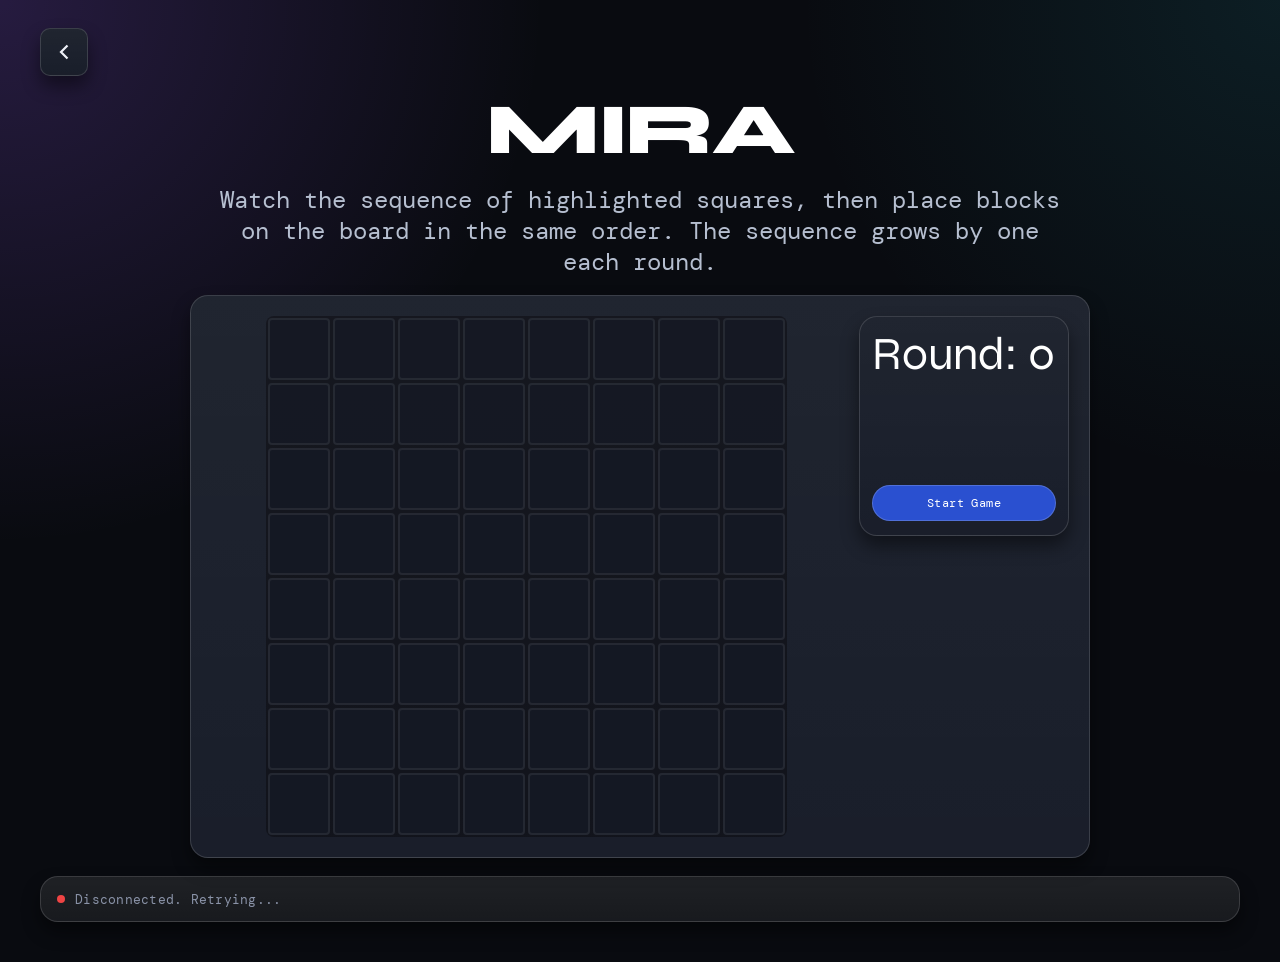
<file: software/frontend/games/pattern.html>
<!DOCTYPE html>
<html lang="en">
<head>
    <meta charset="UTF-8" />
    <meta name="viewport" content="width=device-width, initial-scale=1.0" />
    <title>MIRA - Pattern Game</title>
    <link rel="preconnect" href="https://fonts.googleapis.com">
    <link href="https://fonts.googleapis.com/css2?family=DM+Mono:wght@400;500&family=Syne:wght@700;800&display=swap" rel="stylesheet">
    <style>
    :root {
    --page-bg: #0a0c10;
    --panel-bg: #12151c;
    --text-main: #eef1f8;
    --text-sub: #8a93a8;
    --grid-bg: #0e1018;
    --focus-ring: rgba(250,204,21,0.7);
    --empty-border: rgba(255,255,255,0.08);
    --step-border: rgba(255,255,255,0.18);
    --step-active: #f59e0b;
    --step-matched: #22c55e;
    --incorrect: #ef4444;
    }

    *, *::before, *::after { box-sizing: border-box; }

    body {
    margin: 0;
    min-height: 100vh;
    background:
    radial-gradient(circle at top left, rgba(155,92,255,0.16), transparent 28%),
    radial-gradient(circle at top right, rgba(38,166,181,0.12), transparent 30%),
    var(--page-bg);
    color: var(--text-main);
    font-family: 'DM Mono', monospace;
    display: flex;
    flex-direction: column;
    align-items: center;
    padding: 28px 16px 40px;
    gap: 18px;
    }

    

    .topbar,
    .display-panel,
    .status-bar,
    .result-banner {
    width: min(1200px, 100%);
    }

    .topbar {
    display: flex;
    align-items: center;
    gap: 12px;
    }

    .back-button {
        appearance: none;
        border: 1px solid rgba(255,255,255,0.12);
        background: rgba(255,255,255,0.03);
        color: var(--text-main);
        width: 48px;
        height: 48px;
        cursor: pointer;
        border-radius: 10px;
        display: grid;
        place-items: center;
        transition: transform 140ms ease, background 140ms ease, border-color 140ms ease;
    }

    .back-button svg {
    width: 24px;
    height: 24px;
    stroke: currentColor;
    stroke-width: 2.2;
    fill: none;
    }

    .back-button:hover,
    .back-button:focus-visible {
    transform: translateX(-2px);
    background: rgba(255,255,255,0.08);
    border-color: rgba(255,255,255,0.24);
    outline: none;
    }

    .back-button:focus-visible {
    box-shadow: 0 0 0 3px var(--focus-ring);
    }

    .headline {
    font-family: 'Syne', sans-serif;
    font-weight: 800;
    font-size: clamp(48px, 8vw, 72px);
    letter-spacing: -0.02em;
    margin: 0;
    text-align: center;
    line-height: 1;
    color: #fff;
    }

    .subtitle {
    margin: 0;
    text-align: center;
    font-size: clamp(18px, 2.6vw, 24px);
    color: var(--text-sub);
    max-width: 860px;
    }

    .display-panel {
        width: min(900px, 100%);
        background: var(--panel-bg);
        border: 1px solid rgba(255,255,255,0.07);
        border-radius: 12px;
        padding: 20px;
        display: block;
        overflow: auto;
    }

    .phase-banner {
        display: flex;
        justify-content: space-between;
        gap: 18px;
        align-items: center;
        padding: 14px 16px;
        border-radius: 12px;
        background: rgba(255,255,255,0.04);
        border: 1px solid rgba(255,255,255,0.08);
        margin-bottom: 16px;
    }

    .phase-title {
        margin: 0;
        font-family: 'Syne', sans-serif;
        font-size: clamp(24px, 3vw, 34px);
        line-height: 1.1;
        color: #ffffff;
    }

    .phase-clock {
        flex-shrink: 0;
        padding: 10px 14px;
        border-radius: 999px;
        background: rgba(155,92,255,0.14);
        border: 1px solid rgba(155,92,255,0.3);
        font-family: 'Syne', sans-serif;
        font-size: clamp(18px, 2.3vw, 24px);
        font-weight: 800;
        color: #f3f6ff;
    }

    .display-layout {
        display: flex;
        align-items: flex-start;
        justify-content: center;
        gap: 18px;
        width: 100%;
    }

    .board-column,
    .side-column {
        display: flex;
        flex-direction: column;
        gap: 12px;
    }

    .board-column {
    align-items: center;
    flex: 1;
    }

    #gridContainer {
        display: inline-grid;
        gap: 3px;
        padding: 2px;
        background: var(--grid-bg);
        border-radius: 8px;
    }

    .grid-cell {
    width: clamp(44px, 5.2vw, 62px);
    height: clamp(44px, 5.2vw, 62px);
    border: 2px solid var(--empty-border);
    border-radius: 4px;
    opacity: 0.9;
    background: #151924;
    transition: border-color 120ms ease, box-shadow 120ms ease, background 120ms ease;
    }

    .grid-cell.seq-active {
    border-color: var(--step-active);
    background: rgba(245, 158, 11, 0.2);
    box-shadow: 0 0 0 3px rgba(245, 158, 11, 0.22);
    }

    .grid-cell.seq-matched {
    border-color: var(--step-matched);
    background: rgba(34, 197, 94, 0.2);
    box-shadow: 0 0 0 2px rgba(34, 197, 94, 0.2);
    }

    /* .grid-cell.seq-next {
        border-color: #d6c2ff;
        box-shadow: 0 0 0 2px rgba(214, 194, 255, 0.22);
    } */

    .grid-cell.state-incorrect {
    border-color: var(--incorrect);
    background-color: rgba(127, 29, 29, 0.38);
    box-shadow: 0 0 0 2px rgba(239, 68, 68, 0.22);
    background-image: url("data:image/svg+xml,%3Csvg xmlns='http://www.w3.org/2000/svg' viewBox='0 0 24 24' fill='none' stroke='%23ef4444' stroke-width='3' stroke-linecap='round'%3E%3Cline x1='18' y1='6' x2='6' y2='18'/%3E%3Cline x1='6' y1='6' x2='18' y2='18'/%3E%3C/svg%3E");
    background-repeat: no-repeat;
    background-position: center;
    background-size: 72% 72%;
    }

    .side-tile {
    width: 210px;
    background: #151a22;
    border: 1px solid rgba(255,255,255,0.14);
    border-radius: 10px;
    padding: 14px 12px;
    display: flex;
    flex-direction: column;
    gap: 10px;
    }

    .scoreboard-panel,
    .sequence-panel {
    min-height: 220px;
    }

    .scoreboard-panel .stopwatch-button {
    margin-top: auto;
    }

    .scoreboard-panel .stopwatch-button + .stopwatch-button {
    margin-top: 8px;
    }

    .tile-title {
    margin: 0;
    font-size: 12px;
    letter-spacing: 0.08em;
    text-transform: uppercase;
    color: #c9d0df;
    }

    .score-value {
    margin: 0;
    font-family: 'Syne', sans-serif;
    font-size: clamp(30px, 5vw, 46px);
    line-height: 1;
    color: #ffffff;
    }

    .score-meta {
    margin: 0;
    font-size: 13px;
    color: #c9d0df;
    }

    .expected-row {
    display: flex;
    align-items: center;
    gap: 8px;
    font-size: 13px;
    color: #c9d0df;
    }

    .expected-chip {
    width: 16px;
    height: 16px;
    border-radius: 3px;
    border: 1px solid rgba(255,255,255,0.4);
    background: #2a2d38;
    flex-shrink: 0;
    }

    .stopwatch-button {
    appearance: none;
    border: 1px solid rgba(255,255,255,0.18);
    background: #1c2230;
    color: #ffffff;
    border-radius: 8px;
    padding: 9px 10px;
    font: inherit;
    font-size: 12px;
    letter-spacing: 0.04em;
    cursor: pointer;
    transition: transform 130ms ease, background 130ms ease, border-color 130ms ease;
    }

    .stopwatch-button:hover,
    .stopwatch-button:focus-visible {
    transform: translateY(-1px);
    background: #263049;
    border-color: rgba(255,255,255,0.32);
    outline: none;
    }

    .stopwatch-button:focus-visible {
    box-shadow: 0 0 0 3px var(--focus-ring);
    }

    .pattern-strip {
        width: 100%;
        display: flex;
        flex-wrap: wrap;
        gap: 8px;
        justify-content: flex-start;
    }

    .sequence-step {
        width: 42px;
        height: 42px;
        border-radius: 8px;
        border: 2px solid var(--step-border);
        background: #1c2230;
        display: grid;
        place-items: center;
        font-size: 14px;
        font-weight: 700;
        color: #ffffff;
        transition: transform 120ms ease, border-color 120ms ease, box-shadow 120ms ease, opacity 120ms ease;
    }

    .sequence-step.hidden {
        background: #11151f;
        color: rgba(255,255,255,0.45);
    }

    .sequence-step.active {
        transform: translateY(-1px) scale(1.03);
        border-color: var(--step-active);
        box-shadow: 0 0 0 3px rgba(245, 158, 11, 0.22);
    }

    .sequence-step.matched {
        border-color: var(--step-matched);
        box-shadow: 0 0 0 2px rgba(34, 197, 94, 0.20);
    }
/* 
    .sequence-step.next {
        border-color: #d6c2ff;
    } */

    .sequence-label {
        margin: 0;
        font-size: 13px;
        color: #c9d0df;
    }

    .status-bar {
        background: var(--panel-bg);
        border: 1px solid rgba(255,255,255,0.07);
        border-radius: 8px;
        padding: 10px 16px;
        display: flex;
        align-items: center;
        gap: 10px;
        min-height: 46px;
    }

    .status-dot {
        width: 8px;
        height: 8px;
        border-radius: 50%;
        background: var(--text-sub);
        flex-shrink: 0;
        transition: background 300ms;
    }

    .status-dot.connected { background: #22c55e; }
    .status-dot.error { background: var(--incorrect); }

    #statusText {
        margin: 0;
        font-size: 13px;
        color: var(--text-sub);
        letter-spacing: 0.02em;
    }

    .result-banner {
        display: none;
        background: rgba(127, 29, 29, 0.26);
        border: 2px solid var(--incorrect);
        border-radius: 10px;
        padding: 16px 24px;
        text-align: center;
        font-family: 'Syne', sans-serif;
        font-size: clamp(18px, 3vw, 24px);
        font-weight: 700;
        color: #ffd7d7;
        letter-spacing: 0.04em;
    }

    .result-banner.visible { display: block; }

    @media (max-width: 860px) {
    .display-layout {
    flex-direction: column;
    align-items: center;
    }

    .side-column {
    width: 100%;
    max-width: 460px;
    }

    .side-tile {
    width: 100%;
    }

    .phase-banner {
    flex-direction: column;
    align-items: flex-start;
    }
    }
    </style>
    <link rel="stylesheet" href="../assets/mira-theme.css" />
    </head>
    <body>
    <div class="topbar">
    <button class="back-button" id="backButton" type="button" aria-label="Go back">
    <svg viewBox="0 0 24 24" aria-hidden="true" focusable="false">
    <path d="M15.5 5.5L9 12l6.5 6.5" />
    </svg>
    </button>
    </div>

    <h1 class="headline">MIRA</h1>
    <p class="subtitle">Watch the sequence of highlighted squares, then place blocks on the board in the same order. The sequence grows by one each round.</p>

    <section class="display-panel" aria-label="Pattern game board panel">
    <!-- <div class="phase-banner" role="status" aria-live="polite"> -->
    <!-- <h2 class="phase-title" id="phaseTitle">Pattern Challenge</h2>
    <div class="phase-clock" id="phaseClock">Ready</div> -->
    <!-- </div> -->


    <div class="display-layout">
    <div class="board-column">
    <div id="gridContainer" role="grid" aria-label="Pattern game coordinate grid"></div>
    </div>
    <div class="side-column" aria-label="Pattern info panels">
    <aside class="side-tile scoreboard-panel" aria-label="Scoreboard panel">
    <!-- <p class="tile-title">Scoreboard</p> -->
    <p class="score-value" id="scoreValue">0</p>
    <!-- <p class="score-meta" id="roundValue">Round: 0</p> -->
    <button class="stopwatch-button primary" id="startGameButton" type="button">Start Game</button>
    </aside>

   


    </div>
    </div>
    </section>

    <div class="status-bar" role="status" aria-live="polite">
    <div class="status-dot" id="statusDot" aria-hidden="true"></div>
    <p id="statusText">Waiting for camera stream...</p>
    </div>

    <div class="result-banner" id="resultBanner" role="alert" aria-live="assertive"></div>

    <script>
    const DEFAULT_ROWS = 8;
    const DEFAULT_COLS = 8;
    const MEMORIZE_STEP_MS = 850;
    const MEMORIZE_GAP_MS = 200;
    const CLEAR_ARM_FRAMES = 3;
    const BACKEND_BASE = "http://127.0.0.1:8000";

    const backButton = document.getElementById("backButton");
    const startGameButton = document.getElementById("startGameButton");
    const statusText = document.getElementById("statusText");
    const statusDot = document.getElementById("statusDot");
    const phaseTitle = document.getElementById("phaseTitle");
    const phaseClock = document.getElementById("phaseClock");
    const gridContainer = document.getElementById("gridContainer");
    const scoreValue = document.getElementById("scoreValue");
    const roundValue = document.getElementById("roundValue");
    // const progressValue = document.getElementById("progressValue");
    // const expectedChip = document.getElementById("expectedChip");
    // const expectedText = document.getElementById("expectedText");
    const sequenceLabel = document.getElementById("sequenceLabel");
    const sequenceStrip = document.getElementById("sequenceStrip");
    const resultBanner = document.getElementById("resultBanner");

    let boardRectified = false;
    let boardRows = DEFAULT_ROWS;
    let boardCols = DEFAULT_COLS;
    let cellByKey = new Map();

    let sequence = [];
    let score = 0;
    let round = 0;
    let expectedIndex = 0;
    let gamePhase = "loading";
    let memorizeRunId = 0;
    let inputArmed = true;
    let awaitingRoundAdvance = false;
    let roundAdvanceTimerId = null;
    let waitingForBoardClear = false;
    let clearBoardStreak = 0;
    let previousCell = null;
    let waitingForInitialClear = false;
    let mismatchCell = null;
    let hasStartedGame = false;
    let audioContext = null;
    let audioPrimed = false;
    let pendingBellCount = 0;

    async function loadEmptyMosaic() {
        try {
            setStatus("Loading empty mosaic...", "connected");
            const response = await fetch(`${BACKEND_BASE}/mosaic_empty`, {
                method: "POST",
                headers: { "Content-Type": "application/json" },
                body: JSON.stringify({ name: "pattern-empty" })
            });
            if (!response.ok) {
                throw new Error(`Request failed (${response.status})`);
            }
            const data = await response.json();
            if (Array.isArray(data.grid) && data.grid.length > 0 && Array.isArray(data.grid[0])) {
                const rows = data.grid.length;
                const cols = data.grid[0].length;
                if (rows !== boardRows || cols !== boardCols) {
                    buildCoordinateGrid(rows, cols);
                }
            }
        } catch (error) {
            setStatus(`Could not load empty mosaic: ${error.message}`, "error");
        }
    }


    function delay(ms) {
        return new Promise((resolve) => setTimeout(resolve, ms));
    }

    function ensureAudioContext() {
        if (!audioContext) {
            audioContext = new (window.AudioContext || window.webkitAudioContext)();
        }
        return audioContext;
    }

    function playTone(freq, when, duration, gain, type = "sine") {
        const ctx = ensureAudioContext();
        const osc = ctx.createOscillator();
        const env = ctx.createGain();

        osc.type = type;
        osc.frequency.setValueAtTime(freq, when);

        env.gain.setValueAtTime(0.0001, when);
        env.gain.exponentialRampToValueAtTime(gain, when + 0.012);
        env.gain.exponentialRampToValueAtTime(0.0001, when + duration);

        osc.connect(env);
        env.connect(ctx.destination);

        osc.start(when);
        osc.stop(when + duration + 0.02);
    }

    function flushPendingAudio() {
        if (!audioContext || audioContext.state !== "running") return;
        while (pendingBellCount > 0) {
            playBell();
            pendingBellCount -= 1;
        }
    }

    function unlockAudioAndFlush() {
        const ctx = ensureAudioContext();
        if (ctx.state === "running") {
            flushPendingAudio();
            return;
        }
        ctx.resume().then(() => {
            flushPendingAudio();
        }).catch(() => {
        });
    }

    function prewarmAudio() {
        const ctx = ensureAudioContext();
        const warm = () => {
            const osc = ctx.createOscillator();
            const gain = ctx.createGain();
            gain.gain.setValueAtTime(0, ctx.currentTime);
            osc.connect(gain);
            gain.connect(ctx.destination);
            osc.start(ctx.currentTime);
            osc.stop(ctx.currentTime + 0.001);
        };

        if (ctx.state === "running") {
            warm();
            return;
        }

        ctx.resume().then(() => {
            warm();
        }).catch(() => {
        });
    }

    function primeAudioOnce() {
        if (audioPrimed) return;
        audioPrimed = true;
        unlockAudioAndFlush();
        prewarmAudio();
    }

    function playBell() {
        const ctx = ensureAudioContext();
        if (ctx.state !== "running") {
            pendingBellCount += 1;
            return;
        }
        const t = ctx.currentTime;
        playTone(880, t, 0.18, 0.07, "triangle");
        playTone(1320, t + 0.06, 0.22, 0.06, "sine");
    }

    function setStatus(message, state = "normal") {
        statusText.textContent = message;
        statusDot.className = "status-dot" + (state === "connected" ? " connected" : state === "error" ? " error" : "");
    }

    function setPhaseUI(title, clockText) {
        if (phaseTitle) {
            phaseTitle.textContent = title;
        }
        if (phaseClock) {
            phaseClock.textContent = clockText;
        }
    }

    function updateStartButton() {
        if (!startGameButton) return;

        if (hasStartedGame) {
            startGameButton.disabled = false;
            startGameButton.textContent = "Reset Game";
            return;
        }

        const canStart = boardRectified === true && (gamePhase === "waiting" || gamePhase === "loading");
        startGameButton.disabled = !canStart;
        startGameButton.textContent = "Start Game";
    }

    function clearRoundAdvanceTimer() {
        if (roundAdvanceTimerId !== null) {
        clearTimeout(roundAdvanceTimerId);
        roundAdvanceTimerId = null;
        }
    }

    function showResultBanner(text) {
        resultBanner.textContent = text;
        resultBanner.classList.add("visible");
    }

    function hideResultBanner() {
        resultBanner.textContent = "";
        resultBanner.classList.remove("visible");
    }

    function cellKey(cell) {
        return `${cell.x},${cell.y}`;
    }

    function prettyCell(cell) {
        if (!cell) return "--";
        return `(${cell.x}, ${cell.y})`;
    }

    function describeCell(cell) {
        if (!cell) return "--";
        return `Row ${cell.x}, Col ${cell.y}`;
    }

    function clearBoardHighlights() {
        for (const el of cellByKey.values()) {
            el.classList.remove("seq-active", "seq-matched", "seq-next", "state-incorrect");
        }
    }

    function markMismatchCell(cell) {
        if (!cell) return;
        const el = cellByKey.get(cellKey(cell));
        if (!el) return;
        el.classList.add("state-incorrect");
    }

    function markExpectedCell(cell) {
        if (!cell) return;
        const el = cellByKey.get(cellKey(cell));
        if (!el) return;
        el.classList.add("seq-active");
    }   

    function buildCoordinateGrid(rows, cols) {
        boardRows = rows;
        boardCols = cols;
        cellByKey = new Map();
        gridContainer.innerHTML = "";
        gridContainer.style.gridTemplateColumns = `repeat(${cols}, auto)`;
        gridContainer.style.gridTemplateRows = `repeat(${rows}, auto)`;

        for (let x = 0; x < rows; x++) {
            for (let y = 0; y < cols; y++) {
                const cell = document.createElement("div");
                cell.className = "grid-cell";
                cell.setAttribute("role", "gridcell");
                cell.setAttribute("aria-label", `Row ${x}, column ${y}`);
                gridContainer.appendChild(cell);
                cellByKey.set(`${x},${y}`, cell);
            }
        }
    }

    function chooseRandomCell() {
        const totalCells = boardRows * boardCols;
        let candidate = {
            x: Math.floor(Math.random() * boardRows),
            y: Math.floor(Math.random() * boardCols)
        };

        if (totalCells > 1 && sequence.length > 0) {
            const last = sequence[sequence.length - 1];
            for (let i = 0; i < 8 && candidate.x === last.x && candidate.y === last.y; i++) {
                candidate = {
                x: Math.floor(Math.random() * boardRows),
                y: Math.floor(Math.random() * boardCols)
                };
            }
        }

        return candidate;
    }

    function updateScoreboard() {
        scoreValue.textContent = `Round: ${round}`;
        // roundValue.textContent = `Round: ${round}`;
        // progressValue.textContent = `Progress: ${expectedIndex} / ${sequence.length}`;
    }

    function updateExpectedIndicator() {
        return;
    }

    function renderSequenceStrip(options = {}) {
        const {
        revealedCount = 0,
        activeIndex = -1,
        hideFuture = false
        } = options;

        if (sequenceStrip) {
            sequenceStrip.innerHTML = "";
        }
        clearBoardHighlights();

        if (sequence.length === 0) {
        if (sequenceLabel) {
            sequenceLabel.textContent = "No steps yet.";
        }
        return;
        }

        if (sequenceLabel) {
            sequenceLabel.textContent = gamePhase === "memorize"
        ? "Watch the cell order."
        : "Repeat the same cell order.";
        }

        for (let i = 0; i < sequence.length; i++) {
        const step = document.createElement("div");
        const stepCell = sequence[i];
        const key = cellKey(stepCell);
        const boardCellEl = cellByKey.get(key);
        step.className = "sequence-step";

        const shouldReveal = !hideFuture && i < revealedCount;
        if (shouldReveal) {
            step.textContent = prettyCell(stepCell);
        } else {
            step.classList.add("hidden");
            step.textContent = "?";
        }

        if (i < expectedIndex && gamePhase === "play") {
            step.classList.add("matched");
            step.textContent = "\u2713";
            if (boardCellEl) {
                boardCellEl.classList.add("seq-matched");
            }
        }

        if (i === expectedIndex && gamePhase === "play") {
        step.classList.add("next");
            if (boardCellEl) {
                boardCellEl.classList.add("seq-next");
            }
        }

        if (i === activeIndex) {
        step.classList.add("active");
        if (boardCellEl) {
        boardCellEl.classList.add("seq-active");
        }
        }

        if (sequenceStrip) {
            sequenceStrip.appendChild(step);
        }
        }
    }

    function resetGameState() {
        memorizeRunId += 1;
        clearRoundAdvanceTimer();
        sequence = [];
        score = 0;
        round = 0;
        expectedIndex = 0;
        previousCell = null;
        mismatchCell = null;
        inputArmed = true;
        awaitingRoundAdvance = false;
        waitingForInitialClear = false;
        waitingForBoardClear = false;
        clearBoardStreak = 0;
        hasStartedGame = false;
        gamePhase = "waiting";
        hideResultBanner();
        updateScoreboard();
        // updateExpectedIndicator();
        renderSequenceStrip();
        // setPhaseUI("Pattern Challenge", "Ready");
        updateStartButton();
    }

    function startGameIfReady() {
        if (!boardRectified || hasStartedGame || gamePhase === "memorize" || gamePhase === "play") {
        return;
    }

        setStatus("Board ready. Press Start Game.", "connected");
        updateStartButton();
    }

    function handleStartGame() {
        if (hasStartedGame) {
            resetGameState();
            setStatus("Game restarted. Loading empty mosaic...", "connected");
            void loadEmptyMosaic();
            return;
        }

        if (!boardRectified || hasStartedGame || (gamePhase !== "waiting" && gamePhase !== "loading")) {
            return;
        }

        hasStartedGame = true;
        hideResultBanner();
        setStatus("Starting random coordinate sequence game.", "connected");
        // setPhaseUI("Memorize the sequence", "Round 1");
        updateStartButton();
        startNextRound();
    }

    function startNextRound() {
        if (gamePhase === "game-over") return;

        awaitingRoundAdvance = false;
        inputArmed = true;
        waitingForBoardClear = false;
        clearBoardStreak = 0;
        sequence.push(chooseRandomCell());
        round = sequence.length;
        expectedIndex = 0;
        updateScoreboard();
        updateExpectedIndicator();
        void runMemorizeSequence();
    }

    async function runMemorizeSequence() {
        const runId = ++memorizeRunId;
        gamePhase = "memorize";
        // setPhaseUI("Memorize the sequence", `${sequence.length} step${sequence.length === 1 ? "" : "s"}`);
        setStatus(`Round ${round}: watch the random cells.`, "connected");
        updateStartButton();

        for (let i = 0; i < sequence.length; i++) {
            if (runId !== memorizeRunId) return;
                renderSequenceStrip({ revealedCount: i + 1, activeIndex: i, hideFuture: false });
            await delay(MEMORIZE_STEP_MS);
            if (runId !== memorizeRunId) return;
                renderSequenceStrip({ revealedCount: i + 1, activeIndex: -1, hideFuture: false });
            await delay(MEMORIZE_GAP_MS);
        }

        if (runId !== memorizeRunId) return;
        enterPlayMode();
    }

    function enterPlayMode() {
        const requireInitialClear = round === 1;
        gamePhase = "play";
        expectedIndex = 0;
        inputArmed = !requireInitialClear;
        awaitingRoundAdvance = false;
        waitingForInitialClear = requireInitialClear;
        waitingForBoardClear = false;
        clearBoardStreak = 0;
        mismatchCell = null;
        // setPhaseUI("Play mode", "Match x,y order");
        setStatus(
            requireInitialClear
                ? "Clear all blocks first, then place one block on the expected coordinate."
                : "Place one block on the expected coordinate. Lift between steps.",
            "connected"
        );
        updateStartButton();
        renderSequenceStrip({ revealedCount: 0, activeIndex: -1, hideFuture: true });
        updateScoreboard();
        updateExpectedIndicator();
    }

    function handleRoundSuccess() {
        score += 1;
        awaitingRoundAdvance = true;
        updateScoreboard();
        updateExpectedIndicator();
        // setPhaseUI("Round complete", `Score ${score}`);
        setStatus(`Round ${round} clear. Next round incoming...`, "connected");
        roundAdvanceTimerId = setTimeout(() => {
        roundAdvanceTimerId = null;
        if (gamePhase !== "game-over") {
            previousCell = sequence[sequence.length - 1];
            startNextRound();
        }
        }, 950);
    }

    function handleGameOver(receivedCell, expectedCell) {
        memorizeRunId += 1;
        clearRoundAdvanceTimer();
        gamePhase = "game-over";
        awaitingRoundAdvance = false;
        // setPhaseUI("Game over", `Final Round ${round}`);
        setStatus(`Mismatch: expected ${prettyCell(expectedCell)}, got ${prettyCell(receivedCell)}.`, "error");
        showResultBanner(`Game over. Final Round: ${round}`);
        updateStartButton();
        renderSequenceStrip({ revealedCount: sequence.length, activeIndex: -1, hideFuture: false });
        mismatchCell = receivedCell;
        markMismatchCell(mismatchCell);
        markExpectedCell(expectedCell);
        updateExpectedIndicator();
    }

    function parseDetectedCell(payload) {
        const pos = payload.raw_position || payload.current_position;
        if (!pos || typeof pos.x !== "number" || typeof pos.y !== "number") {
        return null;
        }

        const x = Math.trunc(pos.x);
        const y = Math.trunc(pos.y);
        if (x < 0 || y < 0 || x >= boardRows || y >= boardCols) {
        return null;
    }

    return { x, y };
    }

    function getIncorrectCells(payload) {
        const states = Array.isArray(payload.cell_state) ? payload.cell_state : [];
        const out = [];
        for (const entry of states) {
            if (!entry || entry.state !== "incorrect") continue;
            if (typeof entry.x !== "number" || typeof entry.y !== "number") continue;
            out.push({ x: Math.trunc(entry.x), y: Math.trunc(entry.y) });
        }
        return out;
    }
    
    function getCurrentCells(payload) {
        const states = Array.isArray(payload.cell_state) ? payload.cell_state : [];
        const out = [];
        for (const entry of states) {
            if (!entry || entry.state !== "current") continue;
            if (!entry || typeof entry.x !== "number" || typeof entry.y !== "number") continue;
            out.push({ x: Math.trunc(entry.x), y: Math.trunc(entry.y) });
        }
        return out;
    }

    function hasCell(cells, target) {
        return cells.some((c) => c.x === target.x && c.y === target.y);
    }

    function processPlayInput(payload) {
        if (gamePhase !== "play" || awaitingRoundAdvance || boardRectified !== true) {
            return;
        }

        const incorrectCells = getIncorrectCells(payload);
        const currentCells = getCurrentCells(payload);
        const boardOccupied = currentCells.length > 0 || incorrectCells.length > 0;

        if (waitingForInitialClear) {
            if (!boardOccupied) {
                clearBoardStreak += 1;
                if (clearBoardStreak >= CLEAR_ARM_FRAMES) {
                    waitingForInitialClear = false;
                    inputArmed = true;
                    clearBoardStreak = 0;
                    setStatus(`Ready. Place block at ${describeCell(sequence[expectedIndex])}.`, "connected");
                }
            } else {
                clearBoardStreak = 0;
                setStatus("Waiting for all blocks to clear before starting this round.", "error");
            }
            return;
        }

        if (waitingForBoardClear) {
            if (!boardOccupied) {
                clearBoardStreak += 1;
                if (clearBoardStreak >= CLEAR_ARM_FRAMES) {
                    waitingForBoardClear = false;
                    inputArmed = true;
                    clearBoardStreak = 0;
                    if (expectedIndex < sequence.length) {
                        setStatus(`Ready for next step: ${describeCell(sequence[expectedIndex])}.`, "connected");
                    }
                }
            } else {
                clearBoardStreak = 0;
            }
            return;
        }

        if (!inputArmed) {
            return;
        }

        if (!boardOccupied) {
            return;
        }

        const expectedCell = sequence[expectedIndex];
        const expectedFromCurrent = hasCell(currentCells, expectedCell);
        const expectedFromIncorrect = hasCell(incorrectCells, expectedCell);
        const expectedSeen = expectedFromCurrent || expectedFromIncorrect;

        const wrongIncorrectCells = incorrectCells.filter((c) => {
            const isExpected = c.x === expectedCell.x && c.y === expectedCell.y;
            const isPrevious = previousCell !== null && c.x === previousCell.x && c.y === previousCell.y;
            return !isExpected && !isPrevious;
        });

        if (wrongIncorrectCells.length > 0) {
            handleGameOver(wrongIncorrectCells[0], expectedCell);
            return;
        }

        if (!expectedSeen) {
            return;
        }

        inputArmed = false;
        waitingForBoardClear = true;
        clearBoardStreak = 0;
        previousCell = expectedCell;
        playBell();
        expectedIndex += 1;
        renderSequenceStrip({ revealedCount: sequence.length, activeIndex: -1, hideFuture: false });
        updateScoreboard();
        updateExpectedIndicator();

        if (expectedIndex >= sequence.length) {
            
            handleRoundSuccess();
            return;
        }

        setStatus(`Correct. Lift block to arm next input (${expectedIndex + 1}/${sequence.length}).`, "connected");
    }


    function maybeUpdateBoardSizeFromPayload(payload) {
        if (!Array.isArray(payload.grid) || payload.grid.length === 0 || !Array.isArray(payload.grid[0])) {
        return;
        }

        const rows = payload.grid.length;
        const cols = payload.grid[0].length;
        if (rows > 0 && cols > 0 && (rows !== boardRows || cols !== boardCols)) {
            buildCoordinateGrid(rows, cols);
            renderSequenceStrip({
            revealedCount: gamePhase === "play" ? sequence.length : 0,
            activeIndex: -1,
            hideFuture: gamePhase === "play"
            });
        }
    }

    function renderFromPayload(payload) {
        boardRectified = payload.board_rectified === true;
        updateStartButton();
        maybeUpdateBoardSizeFromPayload(payload);

        if (!boardRectified) {
        setStatus("Waiting for board rectification (show all 4 corner tags).", "error");
            return;
        }

        if (gamePhase === "waiting" || gamePhase === "loading") {
            startGameIfReady();
        }

        processPlayInput(payload);
    }

    function connectWebSocket() {
        const ws = new WebSocket("ws://localhost:8000/ws");
        ws.onopen = () => setStatus("Connected. Waiting for board data...", "connected");
        ws.onmessage = (event) => {
        try {
            const payload = JSON.parse(event.data);
            renderFromPayload(payload);
        } catch {
            setStatus("Received invalid data.", "error");
        }
        };
        ws.onerror = () => setStatus("WebSocket error.", "error");
        ws.onclose = () => {
        setStatus("Disconnected. Retrying...", "error");
        setTimeout(connectWebSocket, 1000);
        };
        }

    backButton.addEventListener("click", () => {
    window.location.href = "../game_mode.html";
    });

    if (startGameButton) {
        startGameButton.addEventListener("click", () => {
            primeAudioOnce();
            handleStartGame();
        });
    }

    document.addEventListener("pointerdown", primeAudioOnce, { once: true });
    document.addEventListener("keydown", primeAudioOnce, { once: true });

    buildCoordinateGrid(DEFAULT_ROWS, DEFAULT_COLS);
    resetGameState();
    setStatus("Loading empty mosaic...", "connected");
    void loadEmptyMosaic();
    connectWebSocket();
    </script>
</body>
</html>
</file>
<file: software/frontend/assets/mira-theme.css>
:root {
	--mira-page-bg: #090b10;
	--mira-page-accent-1: rgba(155, 92, 255, 0.20);
	--mira-page-accent-2: rgba(38, 166, 181, 0.12);
	--mira-panel-bg: #141925;
	--mira-panel-bg-2: #1a2030;
	--mira-panel-border: rgba(255, 255, 255, 0.14);
	--mira-text-main: #f3f6ff;
	--mira-text-sub: #b6bfd0;
	--mira-focus-ring: rgba(155, 92, 255, 0.7);
	--mira-shadow-soft: 0 10px 18px rgba(0, 0, 0, 0.45);
	--mira-card-radius: 18px;
	--mira-legend-title-size: 24px;
	--mira-legend-item-size: 18px;
}

html, body {
	background:
		radial-gradient(circle at top left, var(--mira-page-accent-1), transparent 34%),
		radial-gradient(circle at top right, var(--mira-page-accent-2), transparent 30%),
		var(--mira-page-bg) !important;
	color: var(--mira-text-main);
	font-family: 'DM Mono', monospace;
}

body {
	background-attachment: fixed;
}

.headline,
.hero h1,
.title-block h2,
.phase-title,
.card-title {
	font-family: 'Syne', sans-serif;
}

.headline {
	letter-spacing: -0.03em;
}

.back-button,
.button-tile,
.mosaic-card,
.game-card,
.side-tile,
.display-panel,
.status-bar,
.complete-banner,
.phase-banner,
.completion-dialog {
	border-color: var(--mira-panel-border) !important;
	background: linear-gradient(180deg, rgba(255,255,255,0.05), rgba(255,255,255,0.025)), var(--mira-panel-bg) !important;
	box-shadow: var(--mira-shadow-soft);
}

.button-tile,
.mosaic-card,
.game-card,
.side-tile,
.display-panel,
.status-bar,
.complete-banner,
.phase-banner,
.completion-dialog {
	border-radius: var(--mira-card-radius) !important;
}

.button-tile,
.mosaic-card,
.game-card {
	background-image:
		radial-gradient(circle at top right, rgba(155,92,255,0.18), transparent 40%),
		linear-gradient(180deg, rgba(255,255,255,0.05), rgba(255,255,255,0.025)),
		var(--mira-panel-bg) !important;
	border: 1px solid var(--mira-panel-border) !important;
}

.button-tile:hover,
.button-tile:focus-visible,
.mosaic-card:hover,
.mosaic-card:focus-visible,
.game-card:hover,
.game-card:focus-visible {
	transform: translateY(-5px) !important;
	box-shadow: 0 10px 18px rgba(0, 0, 0, 0.45), 0 0 0 3px rgba(155,92,255,0.18) !important;
	border-color: rgba(255,255,255,0.22) !important;
}

.button-tile:focus-visible,
.mosaic-card:focus-visible,
.game-card:focus-visible,
.back-button:focus-visible {
	outline: none !important;
	box-shadow: 0 10px 18px rgba(0, 0, 0, 0.45), 0 0 0 3px var(--mira-focus-ring) !important;
}

.mosaic-card,
.button-tile,
.game-card {
	position: relative;
	overflow: hidden;
}

.mosaic-card::before,
.button-tile::before,
.game-card::before {
	content: "";
	position: absolute;
	inset: 0;
	background: radial-gradient(circle at top right, rgba(155,92,255,0.16), transparent 42%);
	pointer-events: none;
}

.preview-grid,
.card-art,
.card-foot .card-pill,
.stopwatch-display,
.completion-time,
.phase-clock,
.held-swatch,
.status-bar,
.phase-banner {
	background-color: rgba(255,255,255,0.04) !important;
}

.preview-grid,
.card-art {
	border-color: white !important;
}

.card-kicker,
.phase-kicker,
.held-label,
.legend-title,
.stopwatch-title,
.status-dot,
.status-bar,
.status-text,
.subtitle,
.title-block p,
.card-text,
.card-subtitle,
.held-note,
.stopwatch-state,
.legend-item,
.completion-dialog p {
	color: var(--mira-text-sub);
}

/* Shared legend system for display and memory pages. */
.legend-title {
	margin: 0;
	font-size: var(--mira-legend-title-size);
	letter-spacing: 0.08em;
	text-transform: uppercase;
}

.legend {
	width: 100%;
	display: flex;
	flex-direction: column;
	gap: 8px;
	justify-content: flex-start;
	align-items: flex-start;
	margin-top: 0;
}

.legend-panel {
	gap: 8px;
}

.legend-panel-bottom {
	width: min(100%, 760px);
}

.legend-panel-bottom .legend {
	flex-direction: row;
	flex-wrap: wrap;
	gap: 10px 18px;
}

.legend-item {
	display: flex;
	align-items: center;
	gap: 7px;
	font-size: var(--mira-legend-item-size);
	letter-spacing: 0.01em;
}

.legend-swatch {
	width: 22px;
	height: 22px;
	border-radius: 4px;
	flex-shrink: 0;
	border: 2px solid transparent;
	background-size: 80% 80%;
	background-repeat: no-repeat;
	background-position: center;
}

.legend-correct {
	border-color: var(--correct-border);
	background-color: var(--correct-fill);
	background-image: url("data:image/svg+xml,%3Csvg xmlns='http://www.w3.org/2000/svg' viewBox='0 0 24 24' fill='none' stroke='%2322c55e' stroke-width='3.5' stroke-linecap='round' stroke-linejoin='round'%3E%3Cpolyline points='20 6 9 17 4 12'/%3E%3C/svg%3E");
}

.legend-incorrect {
	border-color: var(--incorrect-border);
	background-color: var(--incorrect-fill);
	background-image: url("data:image/svg+xml,%3Csvg xmlns='http://www.w3.org/2000/svg' viewBox='0 0 24 24' fill='none' stroke='%23ef4444' stroke-width='3.5' stroke-linecap='round'%3E%3Cline x1='18' y1='6' x2='6' y2='18'/%3E%3Cline x1='6' y1='6' x2='18' y2='18'/%3E%3C/svg%3E");
}

.legend-unknown {
	border: 2px dashed var(--unknown-border);
	background-color: var(--unknown-fill);
	background-image: url("data:image/svg+xml,%3Csvg xmlns='http://www.w3.org/2000/svg' viewBox='0 0 24 24' fill='none' stroke='%239ca3af' stroke-width='2.5' stroke-linecap='round'%3E%3Cpath d='M9.09 9a3 3 0 0 1 5.83 1c0 2-3 3-3 3'/%3E%3Ccircle cx='12' cy='17' r='0.5' fill='%239ca3af'/%3E%3C/svg%3E");
}

.legend-target {
	border-color: var(--target-border);
	background-color: var(--target-fill);
	box-shadow: 0 0 0 2px var(--target-glow);
	background-image: url("data:image/svg+xml,%3Csvg xmlns='http://www.w3.org/2000/svg' viewBox='0 0 24 24' fill='none'%3E%3Ccircle cx='12' cy='12' r='6' stroke='%23d6c2ff' stroke-width='2.2'/%3E%3C/svg%3E");
}

.legend-empty {
	border-color: white;
	opacity: 1;
}

.card-pill,
.stopwatch-button {
	border-radius: 999px;
}

.stopwatch-button.primary {
	background: #2a50d0 !important;
}

.stopwatch-button.primary:hover,
.stopwatch-button.primary:focus-visible {
	background: #3a61e0 !important;
}

.stopwatch-button.destructive {
	background: #7f1d1d !important;
}

.stopwatch-button:hover,
.stopwatch-button:focus-visible {
	border-color: rgba(255,255,255,0.32) !important;
}

.stopwatch-title {
	margin: 0;
	font-size: 24px;
	letter-spacing: 0.08em;
	text-transform: uppercase;
	color: #c9d0df;
}

.stopwatch-display {
	font-size: clamp(20px, 4.2vw, 26px) !important;
	line-height: 1.1;
	white-space: nowrap;
	overflow: hidden;
	text-overflow: clip;
	font-variant-numeric: tabular-nums;
	letter-spacing: 0.02em;
}

#gridContainer {
	background: linear-gradient(180deg, rgba(255,255,255,0.03), rgba(255,255,255,0.015)), #0e1018 !important;
}

@media (max-width: 980px) {
	.button-tile,
	.mosaic-card,
	.game-card,
	.side-tile,
	.display-panel,
	.status-bar,
	.complete-banner,
	.phase-banner,
	.completion-dialog {
		border-radius: 16px !important;
	}
}

@media (max-width: 860px) {
	.legend-panel-bottom {
		width: 100%;
	}

	.legend-panel-bottom .legend {
		flex-direction: column;
		gap: 8px;
	}
}
</file>
